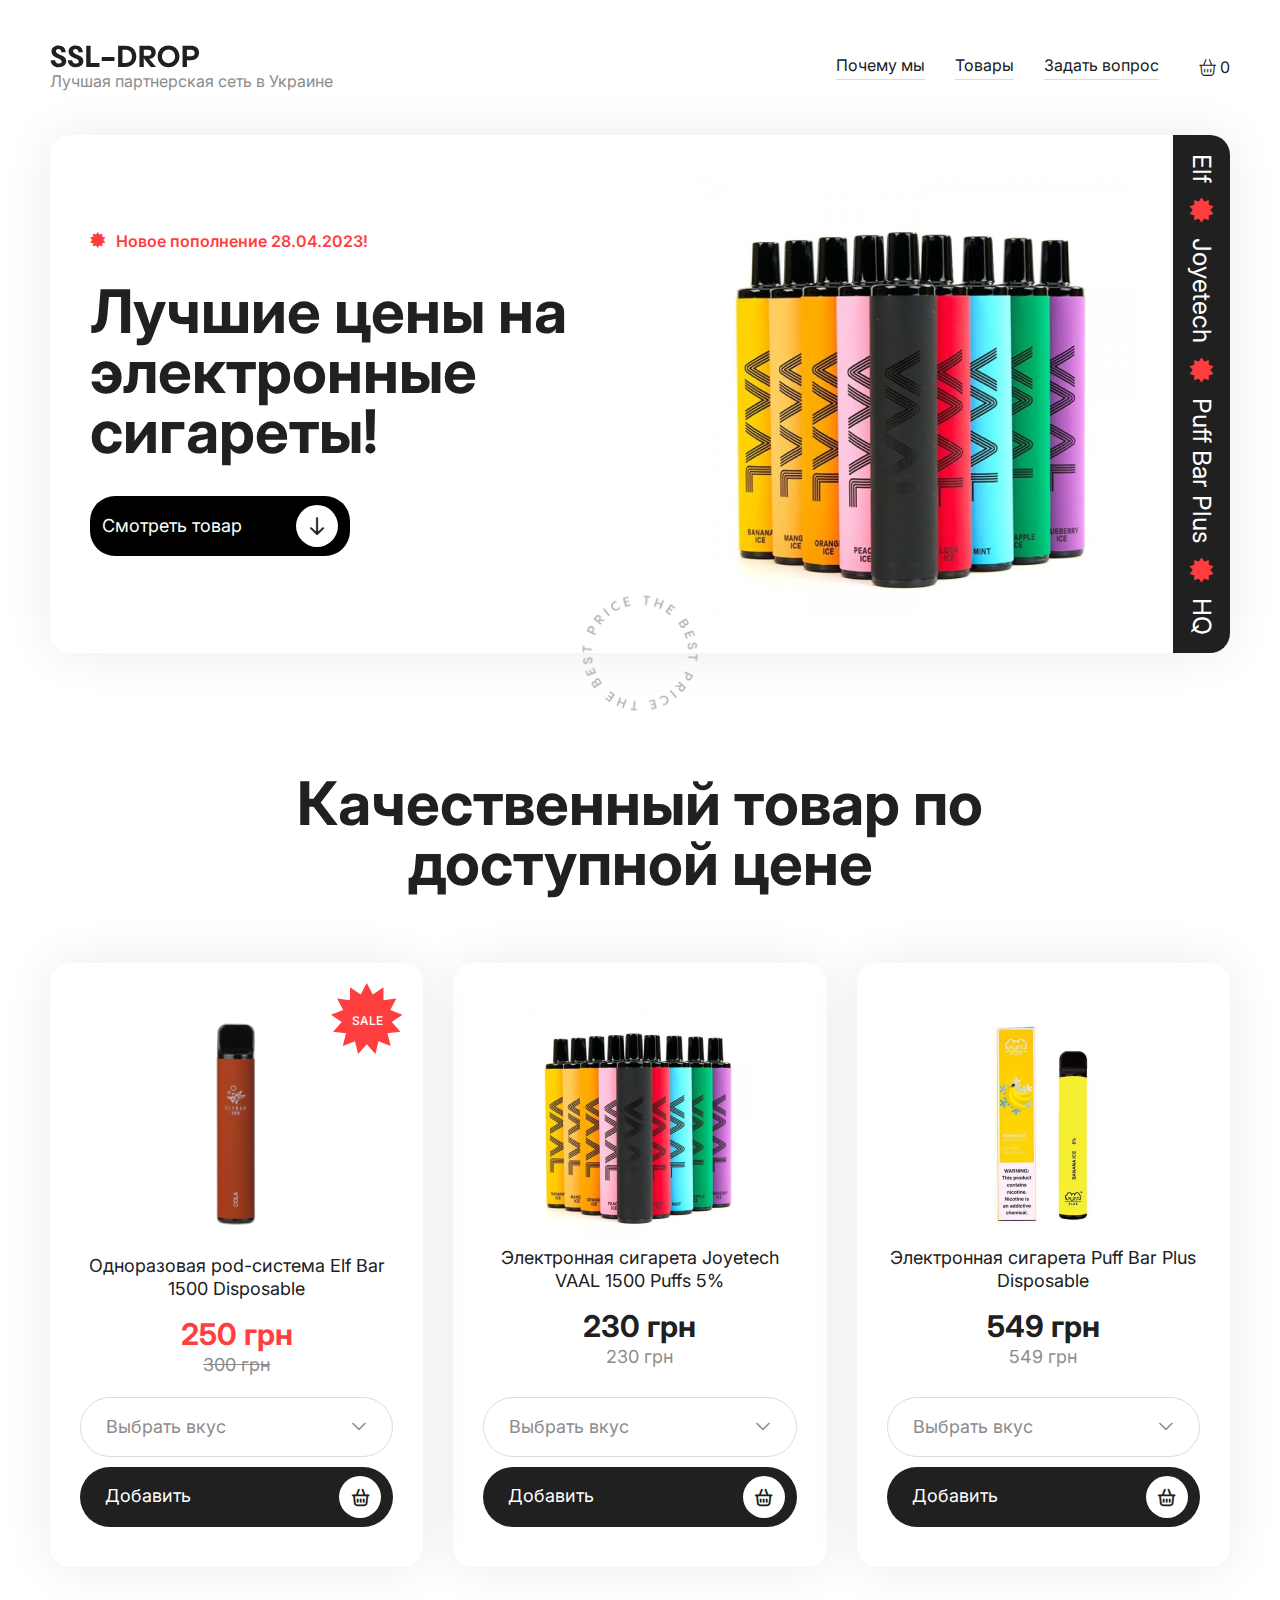
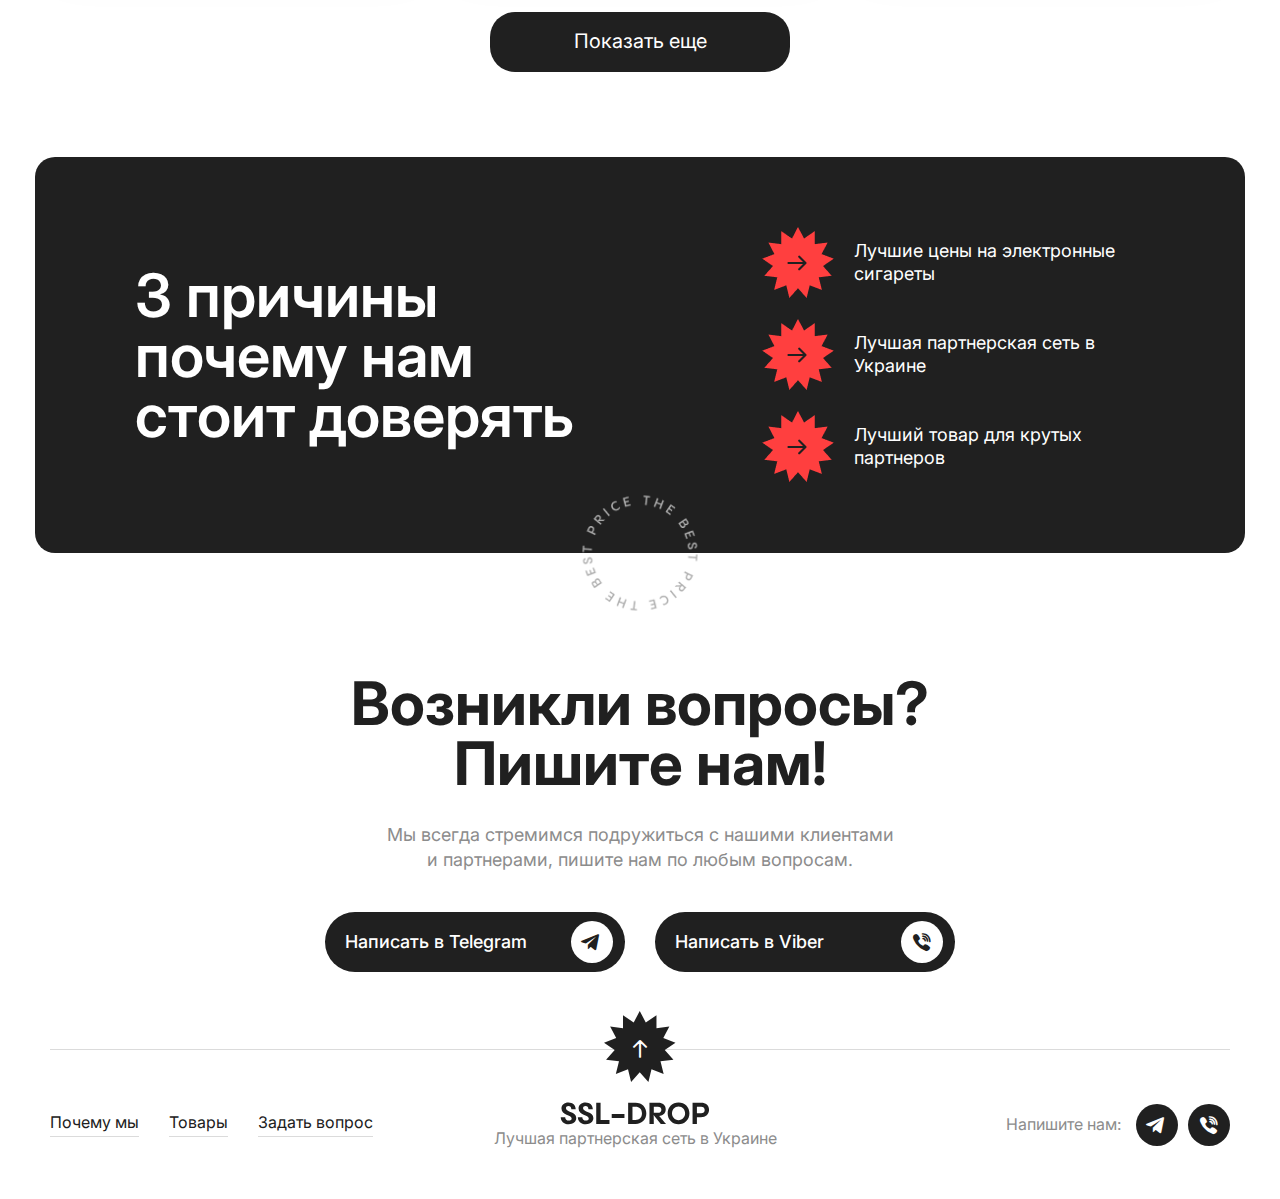
<file: index.html>
<!DOCTYPE html>
<html lang="en">
<head>
   <meta charset="UTF-8">
   <meta http-equiv="X-UA-Compatible" content="IE=edge">
   <meta name="viewport" content="width=device-width, initial-scale=1.0">
   <link rel="shortcut icon" href="Images/favicon.png" type="image/x-icon">
   <title>SSL-Drop</title>
   <link rel="stylesheet" href="$Result/css/styles.css">
   <!--/ <link rel="stylesheet" href="https://cdn.jsdelivr.net/npm/swiper@8/swiper-bundle.min.css" /> -->
</head>
<body> 
   <div class="wrapper">
<!-- --------------------
< Header ↓
<------------------- -->
<header class="header js-header">
    <div class="header__container _container">
        <div class="header__logos">
            <a href="#intro" class="header__logo js-nav-link"><img src="Images/Logo.svg" alt="logo"></a>
            <p class="header__subtitle">Лучшая партнерская сеть в Украине</p>
        </div>
        <div class="header__navigation menu">
            <div class="menu__body js-burger-body">
                <nav class="menu__nav">
                    <ul class="menu__list">
                        <li class="menu__item"><a href="#advantages" class="menu__link js-nav-link">Почему мы</a></li>
                        <li class="menu__item"><a href="#products" class="menu__link js-nav-link">Товары</a></li>
                        <li class="menu__item"><a href="#contact-us" class="menu__link js-nav-link">Задать вопрос</a></li>
                    </ul>
                </nav>
            </div>

            <div class="header__cart-icon _icon-cart"><span>0</span></div>
            <div class="header__cart cart-header _empty js-cart-header">
                <div class="cart-header__body">
                    <div class="cart-header__label">
                        <p class="cart-header__title">Корзина</p>
                        <div class="cart-header__close js-cart-close">Закрыть</div>
                    </div>

                    <!-- Cart empty preview -->
                    <div class="cart-header__preview preview-cart _empty">
                        <div class="preview-cart__img">
                            <img src="Images/Cart/Cart.jpg" alt="">
                        </div>
                        <p class="preview-cart__text">Ваша корзина на данный момент пустая</p>
                        <a href="#products" class="preview-cart__btn">Смотреть товар</a>
                    </div>

                    <!-- Cart Products -->
                    <div class="cart-header__products cart-products">
                        <div class="cart-products__items js-cart-products-items">

                        </div>
                    </div>

                </div>
            </div>
        </div>
        <!-- Burger menu -->
        <div class="header__burger -burger js-burger">
            <span></span>
            <span></span>
            <span></span>
        </div>
    </div>
    <div class="header__eclipse -eclipse"></div>
</header>

      <main class="main">
<!-- --------------------
< Intro section ↓
<------------------- -->
<section class="intro" id="intro">
    <div class="intro__container _container">
        <div class="intro__wrapper">
            <!--todo: Intro body -->
            <div class="intro__body">
                <div class="intro__content content-intro">
                    <p class="content-intro__subtitle _icon-small-star">Новое пополнение 28.04.2023!</p>
                    <h1 class="content-intro__title">Лучшие цены на электронные сигареты!</h1>
                    
                    <a href="#products" class="content-intro__btn btn js-nav-link">
                        <p class="content-intro__label btn__text">Смотреть товар</p>
                        <div class="content-intro__icon _icon-common-arrow btn__icon"></div>
                    </a>
                </div>

                <div class="intro__img">
                    <img src="Images/Main-page/intro-cigarettes.jpg" alt="intro-image">
                </div>
            </div>
            
            <!--todo: Intro decor -->
            <div class="intro__side-decor">
                <div>Elf</div>
                <div class="_icon-small-star">Joyetech</div>
                <div class="_icon-small-star">Puff Bar Plus</div>
                <div class="_icon-small-star">HQ</div>
            </div>
            <div class="intro__circle-decor bem-circle-decor">
                <img src="Images/Main-page/words-circle.png" alt="">
            </div>
        </div>
    </div>
</section>

<!-- --------------------
< Products section ↓ 
<-------------------- -->
<section class="products" id="products">
    <div class="products__container _container">
        <h2 class="products__title bem-title">Качественный товар по доступной цене</h2>
        
        <div class="products__body js-products-body">
        </div>

        <a href="" class="products__btn btn js-products-btn">
            <p class="products__label btn__text">Показать еще</p>
        </a>
    </div>
</section><!-- --------------------
< Advantages section ↓ 
<-------------------- -->
<section class="advantages" id="advantages">
    <div class="advantages__container _container">
        <div class="advantages__label">
            <h2 class="advantages__title">3 причины почему нам стоит доверять</h2>
        </div>

        <div class="advantages__content content-advantages">
            <div class="content-advantages__item">
                <div class="content-advantages__image"><img src="Images/Main-page/advantages-decor.png" alt=""></div>
                <p class="content-advantages__text">Лучшие цены на электронные сигареты</p>
            </div>
            <div class="content-advantages__item">
                <div class="content-advantages__image"><img src="Images/Main-page/advantages-decor.png" alt=""></div>
                <p class="content-advantages__text">Лучшая партнерская сеть в Украине</p>
            </div>
            <div class="content-advantages__item">
                <div class="content-advantages__image"><img src="Images/Main-page/advantages-decor.png" alt=""></div>
                <p class="content-advantages__text">Лучший товар для крутых партнеров</p>
            </div>
        </div>
        <div class="advantages__circle-decor bem-circle-decor">
            <img src="Images/Main-page/words-circle.png" alt="">
        </div>
    </div>
</section><!-- --------------------
< Contact-us section ↓ 
<-------------------- -->
<section class="contact-us" id="contact-us">
    <div class="contact-us__container _container">
        <div class="contact-us__title">
            <h2 class="bem-title">Возникли вопросы? Пишите нам!</h2>
        </div>
        <div class="contact-us__text">
            <p>Мы всегда стремимся подружиться с нашими клиентами и партнерами, пишите нам по любым вопросам.</p>
        </div>
    
        <div class="contact-us__social social">
            <a href="https://t.me/T_Mus_69" target="_blank" class="social__item social__item_tg">
                <p class="social__text">Написать в Telegram</p>
                <div class="social__btn social__btn_tg _icon-tg"></div>
            </a>
            <a href="https://t.me/T_Mus_69" target="_blank" class="social__item social__item_viber">
                <p class="social__text">Написать в Viber</p>
                <div class="social__btn social__btn_viber _icon-viber"></div>
            </a>
        </div>
    </div>
</section>      </main>
<!-- --------------------
< Footer ↓
<------------------- -->
<footer class="footer">
    <div class="footer__container _container">
        <a href="#intro" class="footer__btn btn-footer js-nav-link">
            <div class="btn-footer__star _icon-big-star"></div>
            <div class="btn-footer__arrow _icon-common-arrow"></div>
        </a>

        <div class="footer__body">
            <nav class="footer__item footer__nav nav-footer">
                <ul class="nav-footer__list">
                    <li class="nav-footer__item"><a href="#advantages" class="nav-footer__link js-nav-link">Почему мы</a></li>
                    <li class="nav-footer__item"><a href="#products" class="nav-footer__link js-nav-link">Товары</a></li>
                    <li class="nav-footer__item"><a href="#contact-us" class="nav-footer__link js-nav-link">Задать вопрос</a></li>
                </ul>
            </nav>

            <div class="footer__item footer__label">
                <a href="#intro" class="footer__logo js-nav-link"><img src="Images/Logo.svg" alt="logo"></a>
                <p class="footer__subtitle">Лучшая партнерская сеть в Украине</p>
            </div>

            <div class="footer__item footer__contacts contacts-footer">
                <p class="contacts-footer__text">Напишите нам:</p>
                <a href="https://t.me/T_Mus_69" target="_blank" class="contacts-footer__social contacts-footer__social_tg _icon-tg"></a>
                <a href="" class="contacts-footer__social contacts-footer__social_viber _icon-viber"></a>
            </div>
        </div>
    </div>
</footer>   </div>

   <!-- todo: Scripts -->
   <script type="module" src="$Result/js/app.js"></script>
   <!--/ <script src="https://cdn.jsdelivr.net/npm/swiper@8/swiper-bundle.min.js"></script> -->
</body>
</html>
</file>
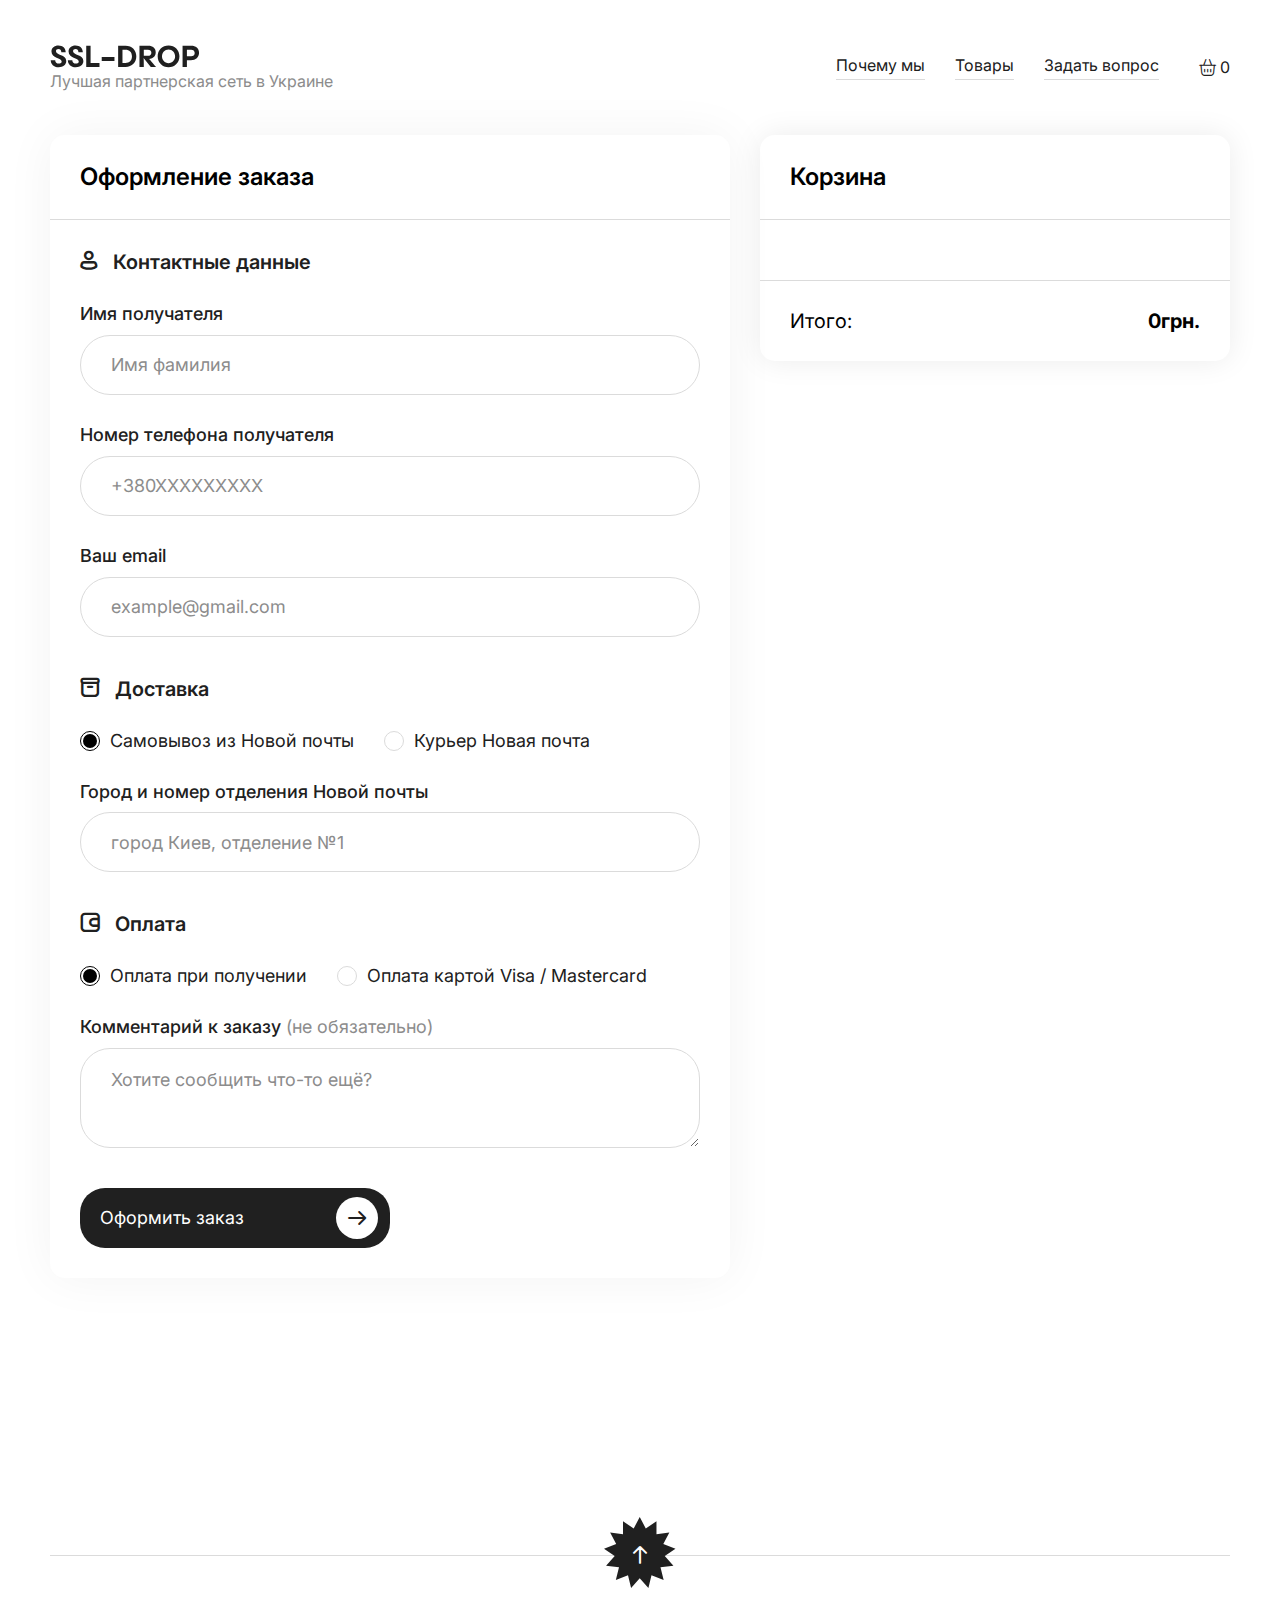
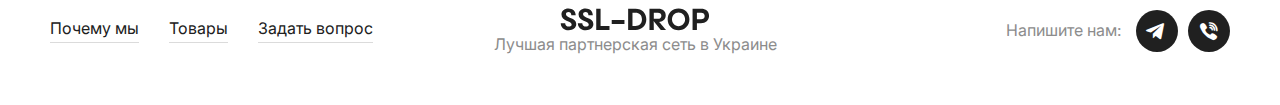
<file: formalize-page.html>
<!DOCTYPE html>
<html lang="en">
<head>
   <meta charset="UTF-8">
   <meta http-equiv="X-UA-Compatible" content="IE=edge">
   <meta name="viewport" content="width=device-width, initial-scale=1.0">
   <title>Оформлення замовлення</title>
   <link rel="shortcut icon" href="Images/favicon.png" type="image/x-icon">
   <link rel="stylesheet" href="$Result/css/formalize-page.css">
</head>
<body>
   <div class="wrapper">
<!-- --------------------
< Header ↓
<------------------- -->
<header class="header js-header">
    <div class="header__container _container">
        <div class="header__logos">
            <a href="#intro" class="header__logo js-nav-link"><img src="Images/Logo.svg" alt="logo"></a>
            <p class="header__subtitle">Лучшая партнерская сеть в Украине</p>
        </div>
        <div class="header__navigation menu">
            <div class="menu__body js-burger-body">
                <nav class="menu__nav">
                    <ul class="menu__list">
                        <li class="menu__item"><a href="#advantages" class="menu__link js-nav-link">Почему мы</a></li>
                        <li class="menu__item"><a href="#products" class="menu__link js-nav-link">Товары</a></li>
                        <li class="menu__item"><a href="#contact-us" class="menu__link js-nav-link">Задать вопрос</a></li>
                    </ul>
                </nav>
            </div>

            <div class="header__cart-icon _icon-cart"><span>0</span></div>
            <div class="header__cart cart-header _empty js-cart-header">
                <div class="cart-header__body">
                    <div class="cart-header__label">
                        <p class="cart-header__title">Корзина</p>
                        <div class="cart-header__close js-cart-close">Закрыть</div>
                    </div>

                    <!-- Cart empty preview -->
                    <div class="cart-header__preview preview-cart _empty">
                        <div class="preview-cart__img">
                            <img src="Images/Cart/Cart.jpg" alt="">
                        </div>
                        <p class="preview-cart__text">Ваша корзина на данный момент пустая</p>
                        <a href="#products" class="preview-cart__btn">Смотреть товар</a>
                    </div>

                    <!-- Cart Products -->
                    <div class="cart-header__products cart-products">
                        <div class="cart-products__items js-cart-products-items">

                        </div>
                    </div>

                </div>
            </div>
        </div>
        <!-- Burger menu -->
        <div class="header__burger -burger js-burger">
            <span></span>
            <span></span>
            <span></span>
        </div>
    </div>
    <div class="header__eclipse -eclipse"></div>
</header>

      <main class="main">
<!-- --------------------
< Formalize-body ↓
<------------------- -->
<section class="formalize">
    <div class="formalize__container _container">
        <div class="formalize__form-wrapper">
            <p class="formalize__title">Оформление заказа</p>
            <form action="#" id="form" class="formalize__form formalize-form js-formalize-form">
                <!--todo Contacts data ↓ -->
                <div class="formalize-form__contacts">
                    <div class="formalize-form__title _icon-person">Контактные данные</div>
                    <div class="formalize-form__item">
                        <label for="form-name" class="formalize-form__label">Имя получателя</label>
                        <input type="text" id="form-name" name="Name" class="formalize-form__input _req" placeholder="Имя фамилия" autocomplete="off">
                    </div>

                    <div class="formalize-form__item">
                        <label for="form-number" class="formalize-form__label">Номер телефона получателя</label>
                        <input type="text" id="form-number" name="Number" class="formalize-form__input number _req" placeholder="+380ХХХХХХХХХ" autocomplete="off">
                    </div>
                    
                    <div class="formalize-form__item">
                        <label for="form-email" class="formalize-form__label">Ваш email</label>
                        <input type="text" id="form-email" name="Email" class="formalize-form__input email _req" placeholder="example@gmail.com" autocomplete="off">
                    </div>
                </div>

                <!--todo Delivery ↓ -->
                <div class="formalize-form__delivery formalize-form__delivery_radio">
                    <div class="formalize-form__title _icon-delivery">Доставка</div>

                    <div class="formalize-form__item">
                        <div class="formalize-form__radio radio-formalize radio">
                            <div class="radio-formalize__item">
                                <div class="radio-formalize__btn">
                                    <input id="radio-1" type="radio" name="Delivery" value="Самовывоз из Новой почты" class="radio-formalize__input" checked>
                                    <label for="radio-1" class="radio-formalize__label"></label>
                                </div>
                                <div class="radio-formalize__title">Самовывоз из Новой почты</div>
                            </div>
                    
                            <div class="radio-formalize__item">
                                <div class="radio-formalize__btn">
                                    <input id="radio-2" type="radio" name="Delivery" value="Курьер Новая почта" class="radio-formalize__input ">
                                    <label for="radio-2" class="radio-formalize__label"></label>
                                </div>
                                <div class="radio-formalize__title">Курьер Новая почта</div>
                            </div>
                        </div>
                    </div>

                    <div class="formalize-form__item">
                        <label for="form-adress" class="formalize-form__label">Город и номер отделения Новой почты</label>
                        <input type="text" id="form-adress" name="Adress" class="formalize-form__input _req" placeholder="город Киев, отделение №1" autocomplete="off">
                    </div>
                </div>
                
                <!--todo Payment ↓ -->
                <div class="formalize-form__payment">
                    <div class="formalize-form__title _icon-payment">Оплата</div>

                    <div class="formalize-form__item">
                        <div class="formalize-form__radio radio-formalize">
                            <div class="radio-formalize__item">
                                <div class="radio-formalize__btn">
                                    <input id="cash-pay" type="radio" name="Payment" value="Оплата при получении" class="radio-formalize__input" checked>
                                    <label for="cash-pay" class="radio-formalize__label radio__label"></label>
                                </div>
                                <div class="radio-formalize__title">Оплата при получении</div>
                            </div>
                    
                            <div class="radio-formalize__item">
                                <div class="radio-formalize__btn">
                                    <input id="card-pay" type="radio" name="Payment" value="Оплата картой Visa / Mastercard" class="radio-formalize__input">
                                    <label for="card-pay" class="radio-formalize__label"></label>
                                </div>
                                <div class="radio-formalize__title">Оплата картой Visa / Mastercard</div>
                            </div>
                        </div>
                    </div>

                    <div class="formalize-form__item">
                        <label for="form-message" class="formalize-form__label">Комментарий к заказу <span>(не обязательно)</span></label>
                        <textarea name="Message" id="form-message" class="formalize-form__area" placeholder="Хотите сообщить что-то ещё?"></textarea>
                    </div>
                </div>

                <button type="submit" class="formalize__submit formalize-submit-btn btn">
                    <p class="formalize-submit-btn__label btn__text">Оформить заказ</p>
                    <div class="formalize-submit-btn__icon _icon-common-arrow btn__icon"></div>
                </button>
            </form>
        </div>

        <div class="formalize__cart-wrapper">
            <div class="formalize__cart cart-formalize">            
                <p class="formalize__title">Корзина</p>
                <div class="cart-formalize__body">                 
                    <div class="cart-formalize__items">
                        <!--todo Item ↓ -->
                        
                    </div>
                </div>
                <div class="cart-formalize__amount amount-formalize">
                    <p class="amount-formalize__label">Итого:</p>
                    <p class="amount-formalize__price"><span>0</span>грн.</p>
                </div>
            </div>
        </div>
    </div>

    <div class="formalize__popup popup-formalize">
        <div class="popup-formalize__window">
            <p class="popup-formalize__text _icon-added">Спосибо за заказ !</p>
            <div class="popup-formalize__btn">Окей</div>
        </div>
    </div>
</section>
      </main>
<!-- --------------------
< Footer ↓
<------------------- -->
<footer class="footer">
    <div class="footer__container _container">
        <a href="#intro" class="footer__btn btn-footer js-nav-link">
            <div class="btn-footer__star _icon-big-star"></div>
            <div class="btn-footer__arrow _icon-common-arrow"></div>
        </a>

        <div class="footer__body">
            <nav class="footer__item footer__nav nav-footer">
                <ul class="nav-footer__list">
                    <li class="nav-footer__item"><a href="#advantages" class="nav-footer__link js-nav-link">Почему мы</a></li>
                    <li class="nav-footer__item"><a href="#products" class="nav-footer__link js-nav-link">Товары</a></li>
                    <li class="nav-footer__item"><a href="#contact-us" class="nav-footer__link js-nav-link">Задать вопрос</a></li>
                </ul>
            </nav>

            <div class="footer__item footer__label">
                <a href="#intro" class="footer__logo js-nav-link"><img src="Images/Logo.svg" alt="logo"></a>
                <p class="footer__subtitle">Лучшая партнерская сеть в Украине</p>
            </div>

            <div class="footer__item footer__contacts contacts-footer">
                <p class="contacts-footer__text">Напишите нам:</p>
                <a href="https://t.me/T_Mus_69" target="_blank" class="contacts-footer__social contacts-footer__social_tg _icon-tg"></a>
                <a href="" class="contacts-footer__social contacts-footer__social_viber _icon-viber"></a>
            </div>
        </div>
    </div>
</footer>   </div>

   <!-- todo: Scripts -->
   <script type="module" src="$Result/js/formalize-page.js"></script>
</body>
</html>
</file>
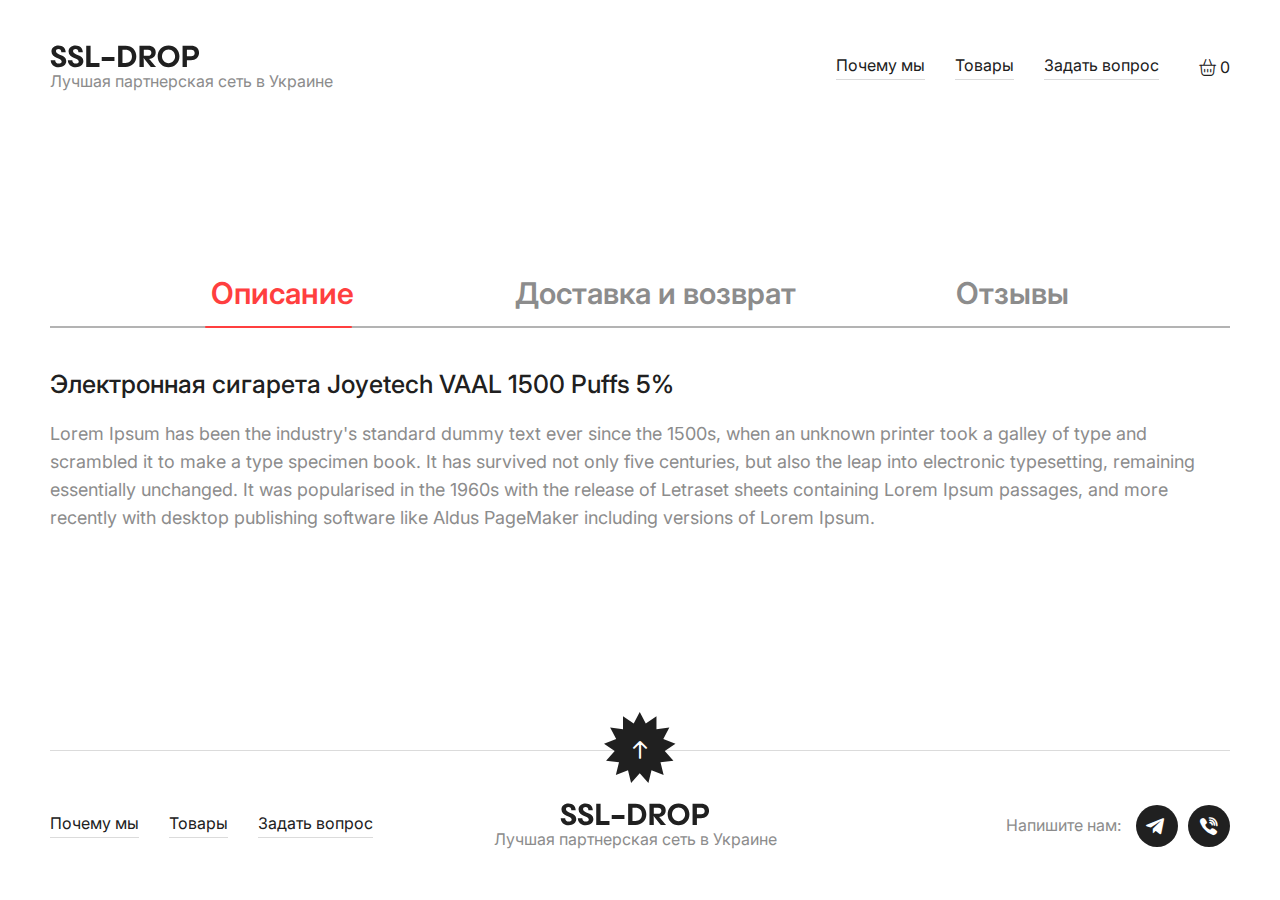
<file: product-page.html>
<!DOCTYPE html>
<html lang="en">
<head>
   <meta charset="UTF-8">
   <meta http-equiv="X-UA-Compatible" content="IE=edge">
   <meta name="viewport" content="width=device-width, initial-scale=1.0">
   <title></title>
   <link rel="shortcut icon" href="Images/favicon.png" type="image/x-icon">
   <link rel="stylesheet" href="$Result/css/product-page.css">
   <link rel="stylesheet" href="https://cdn.jsdelivr.net/npm/swiper@8/swiper-bundle.min.css" />
</head>
<body>
   <div class="wrapper">
<!-- --------------------
< Header ↓
<------------------- -->
<header class="header js-header">
    <div class="header__container _container">
        <div class="header__logos">
            <a href="#intro" class="header__logo js-nav-link"><img src="Images/Logo.svg" alt="logo"></a>
            <p class="header__subtitle">Лучшая партнерская сеть в Украине</p>
        </div>
        <div class="header__navigation menu">
            <div class="menu__body js-burger-body">
                <nav class="menu__nav">
                    <ul class="menu__list">
                        <li class="menu__item"><a href="#advantages" class="menu__link js-nav-link">Почему мы</a></li>
                        <li class="menu__item"><a href="#products" class="menu__link js-nav-link">Товары</a></li>
                        <li class="menu__item"><a href="#contact-us" class="menu__link js-nav-link">Задать вопрос</a></li>
                    </ul>
                </nav>
            </div>

            <div class="header__cart-icon _icon-cart"><span>0</span></div>
            <div class="header__cart cart-header _empty js-cart-header">
                <div class="cart-header__body">
                    <div class="cart-header__label">
                        <p class="cart-header__title">Корзина</p>
                        <div class="cart-header__close js-cart-close">Закрыть</div>
                    </div>

                    <!-- Cart empty preview -->
                    <div class="cart-header__preview preview-cart _empty">
                        <div class="preview-cart__img">
                            <img src="Images/Cart/Cart.jpg" alt="">
                        </div>
                        <p class="preview-cart__text">Ваша корзина на данный момент пустая</p>
                        <a href="#products" class="preview-cart__btn">Смотреть товар</a>
                    </div>

                    <!-- Cart Products -->
                    <div class="cart-header__products cart-products">
                        <div class="cart-products__items js-cart-products-items">

                        </div>
                    </div>

                </div>
            </div>
        </div>
        <!-- Burger menu -->
        <div class="header__burger -burger js-burger">
            <span></span>
            <span></span>
            <span></span>
        </div>
    </div>
    <div class="header__eclipse -eclipse"></div>
</header>

      <main class="main">
<!-- --------------------
< Product-body section ↓
<------------------- -->
<section class="product-intro">
    <div class="product-intro__container _container">
    </div>
</section>

<!-- --------------------
< Product-tabs section ↓
<------------------- -->
<section class="product-tabs">
    <div class="product-tabs__container _container">
        <nav class="product-tabs__nav">
            <a href="#description" class="product-tabs__link">Описание</a>
            <a href="#delivery" class="product-tabs__link">Доставка и возврат</a>
            <a href="#reviews" class="product-tabs__link">Отзывы</a>
        </nav>
        <div class="product-tabs__bar">
            <div class="product-tabs__thumb"></div>
        </div>

        <div class="product-tabs__body">
            <div id="description" class="product-tabs__page tabs-description">
                <p class="tabs-description__title">Электронная сигарета Joyetech VAAL 1500 Puffs 5%</p>
                <p class="tabs-description__text">
                    Lorem Ipsum has been the industry's standard dummy text ever since the 1500s, when an unknown printer took a galley of type and scrambled it to make a type specimen book. It has survived not only five centuries, but also the leap into electronic typesetting, remaining essentially unchanged. It was popularised in the 1960s with the release of Letraset sheets containing Lorem Ipsum passages, and more recently with desktop publishing software like Aldus PageMaker including versions of Lorem Ipsum.
                </p>
            </div>

            <div id="delivery" class="product-tabs__page tabs-delivery">
                <div class="tabs-delivery__item item-delivery">
                    <p class="item-delivery__title">Доставка:</p>
                    <p class="item-delivery__article">- Бесплатная</p>
                    <p class="item-delivery__article">- По всей Украине</p>
                </div>
                <div class="tabs-delivery__item item-delivery">
                    <p class="item-delivery__title">Возврат:</p>
                    <p class="item-delivery__article">- Возврат в течение 3 дней</p>
                </div>
            </div>
            
            <div id="reviews" class="product-tabs__page tabs-reviews">
                <div class="tabs-reviews__item">
                    <div class="tabs-reviews__image"></div>
                    <p class="tabs-reviews__text">
                        Lorem Ipsum has been the industry's standard dummy text ever since the 1500s, when an unknown printer took a galley of type and scrambled it to make a type specimen book. It has survived not only five centuries, but also the leap into electronic typesetting, remaining essentially unchanged. 
                    </p>
                </div>
                <div class="tabs-reviews__item">
                    <div class="tabs-reviews__image"></div>
                    <p class="tabs-reviews__text">
                        Lorem Ipsum has been the industry's standard dummy text ever since the 1500s, when an unknown printer took a galley of type and scrambled it to make a type specimen book. It has survived not only five centuries, but also the leap into electronic typesetting, remaining essentially unchanged. 
                    </p>
                </div>
                <div class="tabs-reviews__item">
                    <div class="tabs-reviews__image"></div>
                    <p class="tabs-reviews__text">
                        Lorem Ipsum has been the industry's standard dummy text ever since the 1500s, when an unknown printer took a galley of type and scrambled it to make a type specimen book. It has survived not only five centuries, but also the leap into electronic typesetting, remaining essentially unchanged. 
                    </p>
                </div>
            </div>
        </div>
    </div>
</section>
      </main>
<!-- --------------------
< Footer ↓
<------------------- -->
<footer class="footer">
    <div class="footer__container _container">
        <a href="#intro" class="footer__btn btn-footer js-nav-link">
            <div class="btn-footer__star _icon-big-star"></div>
            <div class="btn-footer__arrow _icon-common-arrow"></div>
        </a>

        <div class="footer__body">
            <nav class="footer__item footer__nav nav-footer">
                <ul class="nav-footer__list">
                    <li class="nav-footer__item"><a href="#advantages" class="nav-footer__link js-nav-link">Почему мы</a></li>
                    <li class="nav-footer__item"><a href="#products" class="nav-footer__link js-nav-link">Товары</a></li>
                    <li class="nav-footer__item"><a href="#contact-us" class="nav-footer__link js-nav-link">Задать вопрос</a></li>
                </ul>
            </nav>

            <div class="footer__item footer__label">
                <a href="#intro" class="footer__logo js-nav-link"><img src="Images/Logo.svg" alt="logo"></a>
                <p class="footer__subtitle">Лучшая партнерская сеть в Украине</p>
            </div>

            <div class="footer__item footer__contacts contacts-footer">
                <p class="contacts-footer__text">Напишите нам:</p>
                <a href="https://t.me/T_Mus_69" target="_blank" class="contacts-footer__social contacts-footer__social_tg _icon-tg"></a>
                <a href="" class="contacts-footer__social contacts-footer__social_viber _icon-viber"></a>
            </div>
        </div>
    </div>
</footer>   </div>

   <!-- todo: Scripts -->
   <script type="module" src="$Result/js/product-page.js"></script>
   <script src="https://cdn.jsdelivr.net/npm/swiper@8/swiper-bundle.min.js"></script>
</body>
</html>
</file>
<file: $Result/css/styles.css>
@charset "UTF-8";
/* -------------------- 
Todo: Common styles and sections ↓
--------------------*/
@import url("https://fonts.googleapis.com/css2?family=Inter:wght@400;500;600;700&display=swap");
@font-face {
  font-family: "sll-icons";
  src: url("../../Fonts/sll-icons.eot?2rdv0t");
  src: url("../../Fonts/sll-icons.eot?2rdv0t#iefix") format("embedded-opentype"), url("../../Fonts/sll-icons.ttf?2rdv0t") format("truetype"), url("../../Fonts/sll-icons.woff?2rdv0t") format("woff"), url("../../Fonts/sll-icons.svg?2rdv0t#sll-icons") format("svg");
  font-weight: normal;
  font-style: normal;
  font-display: block;
}
[class^=_icon-]::before,
[class*=" _icon-"]::before {
  /* use !important to prevent issues with browser extensions that change fonts */
  font-family: "sll-icons" !important;
  speak: never;
  font-style: normal;
  font-weight: normal;
  font-variant: normal;
  text-transform: none;
  line-height: 1;
  /* Better Font Rendering =========== */
  -webkit-font-smoothing: antialiased;
  -moz-osx-font-smoothing: grayscale;
}

._icon-added:before {
  content: "\e909";
}

._icon-select-arrow:before {
  content: "\e907";
}

._icon-cart:before {
  content: "\e906";
}

._icon-delivery:before {
  content: "\e902";
}

._icon-person:before {
  content: "\e904";
}

._icon-payment:before {
  content: "\e901";
}

._icon-big-star:before {
  content: "\e900";
}

._icon-common-arrow:before {
  content: "\e903";
}

._icon-minus:before {
  content: "\e905";
}

._icon-plus:before {
  content: "\e908";
}

._icon-small-star:before {
  content: "\e90a";
}

._icon-tg:before {
  content: "\e90b";
}

._icon-viber:before {
  content: "\e90c";
}

/* --------------------
Todo: Variables ↓
--------------------*/
/* --------------------
Todo: Main Styles ↓
--------------------*/
.wrapper {
  width: 100%;
  min-height: 100%;
  overflow: hidden;
  display: -webkit-box;
  display: -ms-flexbox;
  display: flex;
  -webkit-box-orient: vertical;
  -webkit-box-direction: normal;
      -ms-flex-direction: column;
          flex-direction: column;
}

.main {
  -webkit-box-flex: 1;
      -ms-flex: 1 1 auto;
          flex: 1 1 auto;
}

._container {
  max-width: 1210px;
  margin: 0 auto;
  padding: 0px 15px;
}

/* --------------------
Todo: Common Halpers ↓
--------------------*/
/*Reset*/
* {
  padding: 0;
  margin: 0;
  border: 0;
}

*,
*:before,
*:after {
  -webkit-box-sizing: border-box;
          box-sizing: border-box;
}

:focus,
:active {
  outline: none;
}

a:focus,
a:active {
  outline: none;
}

nav,
footer,
header,
aside {
  display: block;
}

html,
body {
  height: 100%;
  width: 100%;
  font-size: 100%;
  line-height: 1;
  font-size: 14px;
  font-size: 18px;
  font-family: "Inter", sans-serif;
  color: #8C8C8C;
  background-color: #fff;
}
html._stop-scroll,
body._stop-scroll {
  overflow: hidden;
}

input,
button,
textarea {
  font-size: 18px;
  font-family: "Inter", sans-serif;
  color: #8C8C8C;
}

input::-ms-clear {
  display: none;
}

button {
  cursor: pointer;
}

button::-moz-focus-inner {
  padding: 0;
  border: 0;
}

a,
a:visited {
  text-decoration: none;
}

a:hover {
  text-decoration: none;
}

ul li {
  list-style: none;
}
ul li::marker {
  display: none;
}

img {
  vertical-align: top;
}

h1,
h2,
h3,
h4,
h5,
h6 {
  font-size: inherit;
  font-weight: inherit;
}

/*--------------------*/
/* >--------------------
> Method(resp-img) Responsive image ↓
--------------------*/
.-resp-img {
  padding: 0px 0px 50% 0px;
  position: relative;
}
.-resp-img > img {
  width: 100%;
  height: 100%;
  position: absolute;
  top: 0;
  left: 0;
  -o-object-fit: cover;
     object-fit: cover;
}

/* >--------------------
> Burger (Icon) ↓ 
--------------------*/
.-burger {
  display: none;
}
@media (max-width: 768px) {
  .-burger {
    display: block;
    position: absolute;
    top: 30px;
    right: 30px;
    z-index: 5;
    width: 30px;
    height: 20px;
    cursor: pointer;
  }
  .-burger span {
    position: absolute;
    top: 9px;
    left: 0;
    width: 100%;
    height: 2px;
    background-color: #000;
    -webkit-transition: all 0.4s ease 0s;
    transition: all 0.4s ease 0s;
  }
  .-burger span:first-child {
    top: 0;
  }
  .-burger span:last-child {
    top: auto;
    bottom: 0px;
  }
  .-burger._active span {
    -webkit-transform: scale(0);
            transform: scale(0);
  }
  .-burger._active span:first-child {
    -webkit-transform: rotate(45deg);
            transform: rotate(45deg);
    top: 9px;
  }
  .-burger._active span:last-child {
    -webkit-transform: rotate(-45deg);
            transform: rotate(-45deg);
    bottom: 9px;
  }
}

/* >--------------------
> Screen eclipse ↓
--------------------*/
.-eclipse {
  width: 100%;
  height: 100%;
  position: fixed;
  top: 0;
  left: 0;
  z-index: 5;
  background-color: rgba(0, 0, 0, 0.6);
}

/* >--------------------
> Start scrollbar ↓
--------------------*/
.slider {
  height: 400px;
  overflow: hidden;
  padding: 20px 0px;
}
.slider__content {
  height: 100%;
  display: -webkit-box;
  display: -ms-flexbox;
  display: flex;
  overflow-x: auto;
  padding: 0px 0px 20px 0px;
}
.slider__content::-webkit-scrollbar {
  display: none;
}
.slider__navigation {
  display: -webkit-box;
  display: -ms-flexbox;
  display: flex;
  -webkit-box-pack: justify;
      -ms-flex-pack: justify;
          justify-content: space-between;
  height: 16px;
  width: 100%;
  background-color: #9928ce;
  padding: 2px 0px;
}
.slider__scrollbar {
  height: 100%;
  width: 100%;
}
.slider__thumb {
  width: 100px;
  height: 100%;
  background-color: #fff;
  cursor: pointer;
  position: relative;
  z-index: 2;
}
.slider__left-arrow, .slider__right-arrow {
  width: 16px;
  height: 100%;
  background-color: cyan;
  margin: 0px 5px;
  cursor: pointer;
}
/* --------------------
> Mixins ↓
--------------------*/
/* --------------------
> BEM Components ↓ 
--------------------*/
.btn {
  display: -webkit-box;
  display: -ms-flexbox;
  display: flex;
  -webkit-box-pack: justify;
      -ms-flex-pack: justify;
          justify-content: space-between;
  -webkit-box-align: center;
      -ms-flex-align: center;
          align-items: center;
  border-radius: 25px;
  background-color: #202020;
  padding: 9px 12px;
  -webkit-transition: all 0.3s ease 0s;
  transition: all 0.3s ease 0s;
}
.btn__text {
  font-size: 18px;
  font-weight: 400;
  line-height: 116.6666666667%;
  color: #fff;
}
.btn__icon {
  width: 42px;
  height: 42px;
  display: -webkit-box;
  display: -ms-flexbox;
  display: flex;
  -webkit-box-pack: center;
      -ms-flex-pack: center;
          justify-content: center;
  -webkit-box-align: center;
      -ms-flex-align: center;
          align-items: center;
  background-color: #fff;
  color: #202020;
  border-radius: 50%;
}
@media (any-hover: hover) {
  .btn:not(._added):hover {
    background-color: #FF3F3F;
  }
}

/* --------------------
Todo: Common Sections ↓
--------------------*/
/* >--------------------
> Header ↓ 
--------------------*/
.header {
  -webkit-transition: all 0.3s ease 0s;
  transition: all 0.3s ease 0s;
}
.header._fixed {
  position: fixed;
  width: 100vw;
  height: 90px;
  z-index: 5;
  background-color: #fff;
  -webkit-box-shadow: 0 0 10px rgba(0, 0, 0, 0.5);
          box-shadow: 0 0 10px rgba(0, 0, 0, 0.5);
}
.header._fixed .header__container {
  min-height: 90px;
}
.header__container {
  overflow-x: hidden;
  min-height: 135px;
  display: -webkit-box;
  display: -ms-flexbox;
  display: flex;
  -webkit-box-pack: justify;
      -ms-flex-pack: justify;
          justify-content: space-between;
  -webkit-box-align: center;
      -ms-flex-align: center;
          align-items: center;
}
@media (max-width: 992.8px) {
  .header__container {
    min-height: 90px;
  }
}
.header__logos {
  position: relative;
  z-index: 7;
}
.header__logo {
  display: inline-block;
  padding: 0px 0px 5px 0px;
}
.header__subtitle {
  font-size: 16px;
  line-height: 112.5%;
  color: inherit;
}
@media (max-width: 1210px) {
  .header__subtitle {
    font-size: calc((12px) + 4 * (100vw - 390px) / 820);
  }
}
.header__navigation {
  display: -webkit-box;
  display: -ms-flexbox;
  display: flex;
  -webkit-box-align: center;
      -ms-flex-align: center;
          align-items: center;
}
.header__cart-icon {
  display: -webkit-box;
  display: -ms-flexbox;
  display: flex;
  -webkit-box-align: center;
      -ms-flex-align: center;
          align-items: center;
  color: #202020;
  -webkit-transition: all 0.3s ease 0s;
  transition: all 0.3s ease 0s;
  cursor: pointer;
  padding: 0px 0px 0px 40px;
}
@media (any-hover: hover) {
  .header__cart-icon:hover {
    color: #FF3F3F;
  }
}
.header__cart-icon span {
  font-size: 16px;
  padding: 0px 0px 0px 4px;
  color: #202020;
}
@media (max-width: 768.8px) {
  .header__cart-icon {
    padding: 0px 45px 0px 0px;
  }
}
.header__cart {
  position: fixed;
  top: 0;
  right: 0;
  width: 410px;
  height: 100vh;
  background-color: #fff;
  -webkit-transition: all 0.5s ease 0s;
  transition: all 0.5s ease 0s;
  -webkit-transform: translate(100%, 0);
          transform: translate(100%, 0);
  z-index: 8;
}
@media (max-width: 480px) {
  .header__cart {
    width: 95%;
  }
}
.header__cart._active {
  -webkit-transform: translate(0, 0);
          transform: translate(0, 0);
}
.header__burger {
  top: 35px;
  right: 15px;
  z-index: 6;
}
.header__burger._active span {
  background-color: #fff;
}
.header__eclipse {
  visibility: hidden;
  opacity: 0;
  -webkit-transition: all 0.4s ease 0s;
  transition: all 0.4s ease 0s;
}
.header._eclipse .header__eclipse {
  visibility: visible;
  opacity: 1;
}

@media (max-width: 768.8px) {
  .menu__body {
    width: 60vw;
    height: 100vh;
    position: fixed;
    top: 0;
    left: 0;
    z-index: 6;
    background-color: #fff;
    padding: 100px 0px 0px 0px;
    -webkit-transition: all 0.5s ease 0s;
    transition: all 0.5s ease 0s;
    -webkit-transform: translate(-100%, 0);
            transform: translate(-100%, 0);
  }
}
@media (max-width: 480px) {
  .menu__body {
    width: 80vw;
  }
}
.menu__body._active {
  -webkit-transform: translate(0, 0);
          transform: translate(0, 0);
}
.menu__nav {
  height: 100%;
}
.menu__list {
  display: -webkit-box;
  display: -ms-flexbox;
  display: flex;
  -webkit-box-align: center;
      -ms-flex-align: center;
          align-items: center;
}
@media (max-width: 768.8px) {
  .menu__list {
    height: 100%;
    overflow-y: auto;
    -webkit-box-orient: vertical;
    -webkit-box-direction: normal;
        -ms-flex-direction: column;
            flex-direction: column;
  }
}
.menu__item {
  position: relative;
  padding: 0px 0px 4px 0px;
}
.menu__item::after {
  content: "";
  position: absolute;
  top: 100%;
  left: 0;
  width: 100%;
  height: 1px;
  background-color: #DBDBDB;
  -webkit-transition: all 0.4s ease 0s;
  transition: all 0.4s ease 0s;
}
@media (min-width: 768.9px) {
  .menu__item:not(:last-child) {
    margin: 0px 30px 0px 0px;
  }
}
@media (any-hover: hover) {
  .menu__item:hover::after {
    background-color: #202020;
  }
}
@media (max-width: 768.8px) {
  .menu__item:not(:last-child) {
    padding: 0px 0px 15px 0px;
  }
  .menu__item::after {
    display: none;
  }
}
.menu__link {
  font-size: 16px;
  line-height: 112.5%;
  color: #202020;
}
@media (max-width: 768.8px) {
  .menu__link {
    text-align: center;
    font-size: 22px;
    font-weight: 500;
  }
}

.cart-header__body {
  width: 100%;
  height: 100%;
  position: relative;
}
.cart-header__label {
  height: 90px;
  display: -webkit-box;
  display: -ms-flexbox;
  display: flex;
  -webkit-box-pack: justify;
      -ms-flex-pack: justify;
          justify-content: space-between;
  -webkit-box-align: center;
      -ms-flex-align: center;
          align-items: center;
  padding: 0px 30px;
  position: relative;
  z-index: 2;
}
@media (max-width: 480.8px) {
  .cart-header__label {
    height: 60px;
    padding: 0px 15px;
  }
}
.cart-header__title {
  font-size: 24px;
  font-weight: 600;
  line-height: 112.5%;
  color: #000;
}
.cart-header__close {
  font-size: 16px;
  font-weight: 400;
  line-height: 125%;
  color: inherit;
  cursor: pointer;
  margin: 0px 17px 0px 0px;
  padding: 0px 3px 0px 0px;
  -webkit-transition: all 0.3s ease 0s;
  transition: all 0.3s ease 0s;
  position: relative;
}
@media (any-hover: hover) {
  .cart-header__close:hover {
    color: #202020;
  }
  .cart-header__close:hover::before, .cart-header__close:hover:after {
    background-color: #202020;
  }
}
.cart-header__close::before, .cart-header__close::after {
  content: "";
  width: 17px;
  height: 1px;
  position: absolute;
  bottom: 43%;
  left: 100%;
  background-color: #8C8C8C;
  -webkit-transition: all 0.3s ease 0s;
  transition: all 0.3s ease 0s;
}
.cart-header__close::before {
  -webkit-transform: rotate(45deg);
          transform: rotate(45deg);
}
.cart-header__close::after {
  -webkit-transform: rotate(-45deg);
          transform: rotate(-45deg);
}
.cart-header__preview {
  display: none;
}
.cart-header._empty .cart-header__preview {
  display: -webkit-box;
  display: -ms-flexbox;
  display: flex;
  -webkit-box-orient: vertical;
  -webkit-box-direction: normal;
      -ms-flex-direction: column;
          flex-direction: column;
  -webkit-box-align: center;
      -ms-flex-align: center;
          align-items: center;
  position: absolute;
  top: 50%;
  left: 50%;
  z-index: 2;
  -webkit-transform: translate(-50%, -50%);
          transform: translate(-50%, -50%);
}
.cart-header__products {
  position: absolute;
  top: 0;
  left: 0;
  height: 100%;
  width: 100%;
  display: -webkit-box;
  display: -ms-flexbox;
  display: flex;
  -webkit-box-orient: vertical;
  -webkit-box-direction: normal;
      -ms-flex-direction: column;
          flex-direction: column;
  padding: 90px 0px 30px 0px;
}
@media (max-width: 480.8px) {
  .cart-header__products {
    padding: 60px 0px 15px 0px;
  }
}

.preview-cart__img {
  padding: 0px 0px 25px 0px;
}
.preview-cart__text {
  font-size: 16px;
  font-weight: 400;
  line-height: 125%;
  text-align: center;
  color: inherit;
  padding: 0px 0px 20px 0px;
}
.preview-cart__btn {
  height: 50px;
  min-width: 190px;
  display: -webkit-box;
  display: -ms-flexbox;
  display: flex;
  -webkit-box-pack: center;
      -ms-flex-pack: center;
          justify-content: center;
  -webkit-box-align: center;
      -ms-flex-align: center;
          align-items: center;
  background-color: #202020;
  border-radius: 25px;
  padding: 0px 30px;
  font-size: 16px;
  font-weight: 400;
  line-height: 112.5%;
  color: #fff;
  text-align: center;
  cursor: pointer;
  -webkit-transition: all 0.3s ease 0s;
  transition: all 0.3s ease 0s;
}
@media (any-hover: hover) {
  .preview-cart__btn:hover {
    background-color: #FF3F3F;
  }
}

.cart-products__items {
  -webkit-box-flex: 1;
      -ms-flex: 1 1 auto;
          flex: 1 1 auto;
  overflow-y: auto;
  padding: 30px;
  border-top: 1px solid #DBDBDB;
  border-bottom: 1px solid #DBDBDB;
}
@media (max-width: 480.8px) {
  .cart-products__items {
    padding: 15px;
  }
}
.cart-products__item:not(:last-child) {
  padding-bottom: 20px;
  border-bottom: 1px solid #DBDBDB;
}
.cart-products__item:not(:first-child) {
  padding-top: 20px;
}
.cart-products__amount {
  padding: 30px 30px 0px 30px;
}
@media (max-width: 480.8px) {
  .cart-products__amount {
    padding: 15px 15px 0px 15px;
  }
}

.cart-item-products__info {
  display: -webkit-box;
  display: -ms-flexbox;
  display: flex;
  padding: 0px 0px 10px 0px;
}
.cart-item-products__picture {
  -webkit-box-flex: 0;
      -ms-flex: 0 0 90px;
          flex: 0 0 90px;
  height: 90px;
  border: 1px solid #DBDBDB;
  border-radius: 15px;
  padding: 5px;
  margin: 0px 20px 0px 0px;
}
@media (max-width: 480.8px) {
  .cart-item-products__picture {
    margin: 0px 10px 0px 0px;
  }
}
.cart-item-products__img img {
  max-width: 100%;
  border-radius: 15px;
}
.cart-item-products__subinfo {
  -webkit-box-flex: 0;
      -ms-flex: 0 1 auto;
          flex: 0 1 auto;
}
.cart-item-products__text {
  font-size: 16px;
  font-weight: 400;
  line-height: 125%;
  color: #202020;
  padding: 0px 0px 12px 0px;
}
@media (max-width: 480.8px) {
  .cart-item-products__text {
    font-size: 14px;
  }
}
.cart-item-products__select {
  width: 100%;
  overflow: hidden;
}
.cart-item-products__actions {
  display: -webkit-box;
  display: -ms-flexbox;
  display: flex;
  -webkit-box-pack: justify;
      -ms-flex-pack: justify;
          justify-content: space-between;
  -webkit-box-align: center;
      -ms-flex-align: center;
          align-items: center;
}
.cart-item-products__remove {
  width: 90px;
  display: -webkit-box;
  display: -ms-flexbox;
  display: flex;
  -webkit-box-pack: center;
      -ms-flex-pack: center;
          justify-content: center;
}
.cart-item-products__remove span {
  font-size: 14px;
  font-weight: 500;
  line-height: 128.5714285714%;
  color: #FF3F3F;
}
@media (any-hover: hover) {
  .cart-item-products__remove:hover span {
    border-bottom: 1px solid #FF3F3F;
  }
}
.cart-item-products__counter-info {
  display: -webkit-box;
  display: -ms-flexbox;
  display: flex;
  -webkit-box-align: center;
      -ms-flex-align: center;
          align-items: center;
}
.cart-item-products__price {
  font-size: 16px;
  font-weight: 600;
  line-height: 125%;
  color: #202020;
}

.cart-item-products-select__label {
  height: 30px;
  display: -webkit-box;
  display: -ms-flexbox;
  display: flex;
  -webkit-box-pack: justify;
      -ms-flex-pack: justify;
          justify-content: space-between;
  -webkit-box-align: center;
      -ms-flex-align: center;
          align-items: center;
  cursor: pointer;
  -webkit-transition: all 0.4s ease 0s;
  transition: all 0.4s ease 0s;
  font-size: 16px;
  border: 1px solid #DBDBDB;
  border-radius: 30px;
  padding: 5px 12px;
  margin: 0px 0px 10px 0px;
}
.cart-item-products-select__label._active .cart-item-products-select__title {
  color: #202020;
}
.cart-item-products-select__label._active .cart-item-products-select__btn {
  -webkit-transform: rotate(180deg);
          transform: rotate(180deg);
  color: #202020;
}
.cart-item-products-select__title {
  -webkit-transition: all 0.4s ease 0s;
  transition: all 0.4s ease 0s;
}
.cart-item-products-select__btn {
  font-size: 10px;
  -webkit-transition: all 0.4s ease 0s;
  transition: all 0.4s ease 0s;
}
.cart-item-products-select__options {
  max-height: 0;
  -webkit-transition: all 0.4s ease 0s;
  transition: all 0.4s ease 0s;
  border-radius: 20px;
}
.cart-item-products-select__options._active {
  border: 1px solid #DBDBDB;
}
.cart-item-products-select__option {
  cursor: pointer;
  -webkit-transition: all 0.3s ease 0s;
  transition: all 0.3s ease 0s;
  padding: 8px 12px;
  font-size: 14px;
  color: inherit;
}
.cart-item-products-select__option:first-child {
  padding-top: 12px;
}
.cart-item-products-select__option:last-child {
  padding-bottom: 12px;
}
@media (any-hover: hover) {
  .cart-item-products-select__option:hover {
    color: #202020;
  }
}

.cart-item-products-counter {
  max-width: 80px;
  margin: 0px 15px 0px 0px;
}
.cart-item-products-counter__body {
  height: 28px;
  display: -webkit-box;
  display: -ms-flexbox;
  display: flex;
  -webkit-box-align: center;
      -ms-flex-align: center;
          align-items: center;
  -webkit-box-pack: space-evenly;
      -ms-flex-pack: space-evenly;
          justify-content: space-evenly;
  overflow: hidden;
  background-color: #F2F2F2;
  border-radius: 15px;
  padding: 3px;
}
.cart-item-products-counter__item {
  height: 23px;
  width: 23px;
  display: -webkit-box;
  display: -ms-flexbox;
  display: flex;
  -webkit-box-pack: center;
      -ms-flex-pack: center;
          justify-content: center;
  -webkit-box-align: center;
      -ms-flex-align: center;
          align-items: center;
}
.cart-item-products-counter__item_number {
  display: -webkit-box;
  display: -ms-flexbox;
  display: flex;
  -webkit-box-orient: vertical;
  -webkit-box-direction: normal;
      -ms-flex-direction: column;
          flex-direction: column;
  -webkit-box-pack: end;
      -ms-flex-pack: end;
          justify-content: flex-end;
}
.cart-item-products-counter__item_number span {
  min-height: 23px;
  display: -webkit-box;
  display: -ms-flexbox;
  display: flex;
  -webkit-box-pack: center;
      -ms-flex-pack: center;
          justify-content: center;
  -webkit-box-align: center;
      -ms-flex-align: center;
          align-items: center;
  font-size: 16px;
  color: #000;
}
.cart-item-products-counter__item_minus, .cart-item-products-counter__item_plus {
  border-radius: 50%;
  -webkit-transition: all 0.4s ease 0s;
  transition: all 0.4s ease 0s;
  cursor: pointer;
  font-size: 12px;
}
@media (any-hover: hover) {
  .cart-item-products-counter__item_minus:not(._limit):hover, .cart-item-products-counter__item_plus:not(._limit):hover {
    color: #fff;
    background-color: #000;
  }
}
.cart-item-products-counter__item_minus._limit, .cart-item-products-counter__item_plus._limit {
  opacity: 0.3;
}

.amount-products__price {
  display: -webkit-box;
  display: -ms-flexbox;
  display: flex;
  -webkit-box-pack: justify;
      -ms-flex-pack: justify;
          justify-content: space-between;
  -webkit-box-align: center;
      -ms-flex-align: center;
          align-items: center;
  padding: 0px 0px 10px 0px;
}
.amount-products__title {
  font-size: 20px;
  line-height: 115%;
  color: #202020;
}
.amount-products__sum {
  font-size: 20px;
  font-weight: 700;
  line-height: 115%;
  color: #000;
}
.amount-products__text {
  font-size: 16px;
  line-height: 125%;
  color: inherit;
  padding: 0px 0px 20px 0px;
}
.amount-products__btn {
  border-radius: 30px;
}
.amount-products__icon {
  width: 38px;
  height: 38px;
  -webkit-transform: rotate(-90deg);
          transform: rotate(-90deg);
}

/* >--------------------
> Footer ↓ 
--------------------*/
.footer__container {
  text-align: center;
}
.footer__btn {
  display: -webkit-inline-box;
  display: -ms-inline-flexbox;
  display: inline-flex;
  -webkit-box-pack: center;
      -ms-flex-pack: center;
          justify-content: center;
  position: relative;
  -webkit-transform: translate(0, 50%);
          transform: translate(0, 50%);
}
@media (any-hover: hover) {
  .footer__btn:hover .btn-footer__star {
    color: #FF3F3F;
  }
}
.footer__body {
  min-height: 150px;
  display: -webkit-box;
  display: -ms-flexbox;
  display: flex;
  -webkit-box-align: center;
      -ms-flex-align: center;
          align-items: center;
  border-top: 1px solid #DBDBDB;
}
@media (max-width: 992.8px) {
  .footer__body {
    -ms-flex-wrap: wrap;
        flex-wrap: wrap;
    padding: 50px 0px 30px 0px;
  }
}
@media (max-width: 992.8px) {
  .footer__item {
    -webkit-box-flex: 0;
        -ms-flex: 0 1 50%;
            flex: 0 1 50%;
    display: -webkit-box;
    display: -ms-flexbox;
    display: flex;
    -webkit-box-pack: center;
        -ms-flex-pack: center;
            justify-content: center;
  }
}
@media (max-width: 560px) {
  .footer__item {
    -webkit-box-flex: 0;
        -ms-flex: 0 1 100%;
            flex: 0 1 100%;
  }
  .footer__item:not(:last-child) {
    padding: 0px 0px 30px 0px;
  }
}
@media (min-width: 992.9px) {
  .footer__nav {
    -webkit-box-flex: 0;
        -ms-flex: 0 1 37.6%;
            flex: 0 1 37.6%;
  }
}
@media (max-width: 992.8px) {
  .footer__nav {
    -webkit-box-flex: 0;
        -ms-flex: 0 1 100%;
            flex: 0 1 100%;
    padding: 0px 0px 30px 0px;
  }
}
.footer__label {
  display: -webkit-box;
  display: -ms-flexbox;
  display: flex;
  -webkit-box-pack: center;
      -ms-flex-pack: center;
          justify-content: center;
  -webkit-box-orient: vertical;
  -webkit-box-direction: normal;
      -ms-flex-direction: column;
          flex-direction: column;
}
.footer__logo {
  display: inline-block;
  padding: 0px 0px 5px 0px;
}
.footer__subtitle {
  font-size: 16px;
  line-height: 112.5%;
  color: inherit;
}
@media (max-width: 1210px) {
  .footer__subtitle {
    font-size: calc((12px) + 4 * (100vw - 390px) / 820);
  }
}
.footer__contacts {
  display: -webkit-box;
  display: -ms-flexbox;
  display: flex;
  -webkit-box-align: center;
      -ms-flex-align: center;
          align-items: center;
}
@media (min-width: 992.9px) {
  .footer__contacts {
    -webkit-box-flex: 1;
        -ms-flex: 1 1 auto;
            flex: 1 1 auto;
    -webkit-box-pack: end;
        -ms-flex-pack: end;
            justify-content: flex-end;
  }
}

.nav-footer__list {
  display: -webkit-box;
  display: -ms-flexbox;
  display: flex;
  -webkit-box-align: center;
      -ms-flex-align: center;
          align-items: center;
}
@media (max-width: 360px) {
  .nav-footer__list {
    -webkit-box-orient: vertical;
    -webkit-box-direction: normal;
        -ms-flex-direction: column;
            flex-direction: column;
  }
}
.nav-footer__item {
  position: relative;
  padding: 0px 0px 4px 0px;
}
.nav-footer__item:not(:last-child) {
  margin: 0px 30px 0px 0px;
}
@media (any-hover: hover) {
  .nav-footer__item::after {
    content: "";
    position: absolute;
    top: 100%;
    left: 0;
    width: 100%;
    height: 1px;
    background-color: #DBDBDB;
    -webkit-transition: all 0.4s ease 0s;
    transition: all 0.4s ease 0s;
  }
  .nav-footer__item:hover::after {
    background-color: #202020;
  }
}
@media (max-width: 360px) {
  .nav-footer__item:not(:last-child) {
    margin: 0px 0px 15px 0px;
  }
  .nav-footer__item a {
    text-align: center;
  }
}
.nav-footer__link {
  font-size: 16px;
  line-height: 112.5%;
  color: #202020;
}

.contacts-footer__text {
  font-size: 16px;
  line-height: 112.5%;
  color: inherit;
  padding: 0px 15px 0px 0px;
}
@media (max-width: 480.8px) {
  .contacts-footer__text {
    display: none;
  }
}
.contacts-footer__social {
  width: 42px;
  height: 42px;
  display: -webkit-box;
  display: -ms-flexbox;
  display: flex;
  -webkit-box-pack: center;
      -ms-flex-pack: center;
          justify-content: center;
  -webkit-box-align: center;
      -ms-flex-align: center;
          align-items: center;
  border-radius: 50%;
  -webkit-transition: all 0.4s ease 0s;
  transition: all 0.4s ease 0s;
  color: #fff !important;
  background-color: #202020;
  cursor: pointer;
}
.contacts-footer__social:not(:last-child) {
  margin: 0px 10px 0px 0px;
}
.contacts-footer__social_tg::before {
  -webkit-transform: translate(-2px, 0);
          transform: translate(-2px, 0);
}
@media (any-hover: hover) {
  .contacts-footer__social_tg:hover {
    background-color: #43BBFF;
  }
}
@media (any-hover: hover) {
  .contacts-footer__social_viber:hover {
    background-color: #9A51D3;
  }
}

.btn-footer__star {
  font-size: 72px;
  color: #202020;
  -webkit-transition: all 0.4s ease 0s;
  transition: all 0.4s ease 0s;
}
.btn-footer__arrow {
  position: absolute;
  top: 50%;
  z-index: 2;
  -webkit-transform: rotate(180deg) translateY(60%);
          transform: rotate(180deg) translateY(60%);
  color: #fff;
}

/* -------------------- 
Todo: Additional files ↓
--------------------*/
/* >--------------------
> BEM Blocks ↓ 
--------------------*/
.bem-title {
  font-size: 60px;
  font-size: 60px;
  font-weight: 700;
  line-height: 100%;
  text-align: center;
  color: #202020;
}
@media (max-width: 1210px) {
  .bem-title {
    font-size: calc((30px) + 30 * (100vw - 375px) / 835);
  }
}

.bem-circle-decor {
  position: absolute;
  bottom: 0;
  left: 50%;
  width: 115px;
  height: 115px;
  -webkit-transform: translate(-50%, 50%);
          transform: translate(-50%, 50%);
}
.bem-circle-decor img {
  width: 100%;
}
@media (max-width: 480.8px) {
  .bem-circle-decor {
    display: none;
  }
}

/* --------------------
Todo: Main Files ↓
--------------------*/
/* >--------------------
> Intro section ↓ 
--------------------*/
.intro__container {
  position: relative;
}
.intro__wrapper {
  display: -webkit-box;
  display: -ms-flexbox;
  display: flex;
  -webkit-box-shadow: 0 0 50px rgba(0, 0, 0, 0.08);
          box-shadow: 0 0 50px rgba(0, 0, 0, 0.08);
  border-radius: 20px;
  overflow: hidden;
}
@media (max-width: 768.8px) {
  .intro__wrapper {
    -webkit-box-orient: vertical;
    -webkit-box-direction: reverse;
        -ms-flex-direction: column-reverse;
            flex-direction: column-reverse;
  }
}
@media (max-width: 480.8px) {
  .intro__wrapper {
    -webkit-box-shadow: none;
            box-shadow: none;
    overflow: visible;
  }
}
.intro__body {
  padding: 40px 0px;
  padding-right: 40px;
  padding-left: 40px;
}
@media (min-width: 992.9px) {
  .intro__body {
    width: 100%;
    display: -webkit-box;
    display: -ms-flexbox;
    display: flex;
    -webkit-box-pack: justify;
        -ms-flex-pack: justify;
            justify-content: space-between;
    -webkit-box-align: center;
        -ms-flex-align: center;
            align-items: center;
  }
}
@media (max-width: 1210px) {
  .intro__body {
    padding-right: calc((15px) + 25 * (100vw - 480px) / 730);
  }
}
@media (max-width: 1210px) and (max-width: 480px) {
  .intro__body {
    padding-right: 15px;
  }
}
@media (max-width: 1210px) {
  .intro__body {
    padding-left: calc((15px) + 25 * (100vw - 480px) / 730);
  }
}
@media (max-width: 1210px) and (max-width: 480px) {
  .intro__body {
    padding-left: 15px;
  }
}
@media (max-width: 768.8px) {
  .intro__body {
    min-width: 100%;
  }
}
@media (max-width: 480.8px) {
  .intro__body {
    margin: 0px -15px;
  }
}
@media (min-width: 992.9px) {
  .intro__content {
    -webkit-box-flex: 0;
        -ms-flex: 0 1 50%;
            flex: 0 1 50%;
  }
}
.intro__img {
  display: -webkit-box;
  display: -ms-flexbox;
  display: flex;
}
@media (min-width: 992.9px) {
  .intro__img {
    -webkit-box-flex: 0;
        -ms-flex: 0 1 50%;
            flex: 0 1 50%;
    -webkit-box-pack: end;
        -ms-flex-pack: end;
            justify-content: flex-end;
  }
}
.intro__img img {
  max-width: 100%;
}
@media (max-width: 992.8px) {
  .intro__img {
    -webkit-box-pack: center;
        -ms-flex-pack: center;
            justify-content: center;
  }
}
.intro__side-decor {
  display: -webkit-box;
  display: -ms-flexbox;
  display: flex;
  -webkit-box-align: center;
      -ms-flex-align: center;
          align-items: center;
  -webkit-box-pack: center;
      -ms-flex-pack: center;
          justify-content: center;
}
@media (min-width: 768.9px) {
  .intro__side-decor {
    -webkit-box-orient: vertical;
    -webkit-box-direction: normal;
        -ms-flex-direction: column;
            flex-direction: column;
    width: 60px;
    min-height: 100%;
    background-color: #202020;
  }
  .intro__side-decor div {
    -webkit-writing-mode: vertical-lr;
        -ms-writing-mode: tb-lr;
            writing-mode: vertical-lr;
    font-size: 25px;
    color: #fff;
  }
  .intro__side-decor div:not(:first-child) {
    padding: 15px 0px 0px 0px;
  }
  .intro__side-decor div::before {
    color: #FF3F3F;
    padding: 0px 0px 15px 0px;
  }
}
@media (max-width: 768.8px) {
  .intro__side-decor {
    height: 60px;
    background-color: #202020;
    font-size: 25px;
  }
}
@media (max-width: 768.8px) and (max-width: 1210px) {
  .intro__side-decor {
    font-size: calc((16px) + 9 * (100vw - 320px) / 890);
  }
}
@media (max-width: 768.8px) {
  .intro__side-decor div {
    color: #fff;
  }
  .intro__side-decor div:not(:first-child) {
    padding-left: 15px;
  }
}
@media (max-width: 768.8px) and (max-width: 1210px) {
  .intro__side-decor div:not(:first-child) {
    padding-left: calc((5px) + 10 * (100vw - 375px) / 835);
  }
}
@media (max-width: 768.8px) and (max-width: 1210px) and (max-width: 375px) {
  .intro__side-decor div:not(:first-child) {
    padding-left: 5px;
  }
}
@media (max-width: 768.8px) {
  .intro__side-decor div::before {
    color: #FF3F3F;
    padding-right: 15px;
  }
}
@media (max-width: 768.8px) and (max-width: 1210px) {
  .intro__side-decor div::before {
    padding-right: calc((5px) + 10 * (100vw - 375px) / 835);
  }
}
@media (max-width: 768.8px) and (max-width: 1210px) and (max-width: 375px) {
  .intro__side-decor div::before {
    padding-right: 5px;
  }
}
@media (max-width: 480.8px) {
  .intro__side-decor {
    margin: 0px -15px;
  }
}
.content-intro__subtitle {
  font-size: 16px;
  font-weight: 600;
  line-height: 112.5%;
  color: #FF3F3F;
  padding-bottom: 30px;
}
@media (max-width: 1210px) {
  .content-intro__subtitle {
    padding-bottom: calc((15px) + 15 * (100vw - 320px) / 890);
  }
}
.content-intro__subtitle::before {
  padding: 0px 10px 0px 0px;
}
.content-intro__title {
  font-size: 60px;
  font-weight: 700;
  line-height: 100%;
  color: #202020;
  padding: 0px 0px 35px 0px;
}
@media (max-width: 1210px) {
  .content-intro__title {
    font-size: calc((45px) + 15 * (100vw - 992px) / 218);
  }
}
@media (max-width: 1210px) and (max-width: 992px) {
  .content-intro__title {
    font-size: 45px;
  }
}
@media (max-width: 992.8px) {
  .content-intro__title {
    font-size: 45px;
  }
}
@media (max-width: 992.8px) and (max-width: 1210px) {
  .content-intro__title {
    font-size: calc((33.5px) + 11.5 * (100vw - 320px) / 890);
  }
}
.content-intro__btn {
  background-color: #000;
}
@media (min-width: 400.1px) {
  .content-intro__btn {
    max-width: 260px;
  }
}
@media (max-width: 400px) {
  .content-intro__icon {
    width: 35px;
    height: 35px;
  }
}

/* --------------------
> Products section ↓ 
--------------------*/
.products {
  padding-top: 120px;
  padding-bottom: 85px;
}
@media (max-width: 1210px) {
  .products {
    padding-top: calc((40px) + 80 * (100vw - 320px) / 890);
  }
}
@media (max-width: 1210px) {
  .products {
    padding-bottom: calc((25px) + 60 * (100vw - 320px) / 890);
  }
}
.products__title {
  max-width: 720px;
  margin: 0px auto;
  padding-bottom: 55px;
}
@media (max-width: 1210px) {
  .products__title {
    padding-bottom: calc((35px) + 20 * (100vw - 375px) / 835);
  }
}
.products__body {
  display: -webkit-box;
  display: -ms-flexbox;
  display: flex;
  -ms-flex-wrap: wrap;
      flex-wrap: wrap;
  margin: 0px -15px;
  margin-bottom: 30px;
}
@media (max-width: 1210px) {
  .products__body {
    margin-bottom: calc((20px) + 10 * (100vw - 375px) / 835);
  }
}
@media (max-width: 768.8px) {
  .products__body {
    -webkit-box-pack: center;
        -ms-flex-pack: center;
            justify-content: center;
  }
}
.products__column {
  padding: 15px;
  -webkit-box-flex: 0;
      -ms-flex: 0 1 33.333%;
          flex: 0 1 33.333%;
}
@media (max-width: 992.8px) {
  .products__column {
    -webkit-box-flex: 0;
        -ms-flex: 0 1 50%;
            flex: 0 1 50%;
  }
}
@media (max-width: 768.8px) {
  .products__column {
    -webkit-box-flex: 0;
        -ms-flex: 0 1 420px;
            flex: 0 1 420px;
  }
}
@media (max-width: 480.8px) {
  .products__column {
    -webkit-box-flex: 0;
        -ms-flex: 0 1 100%;
            flex: 0 1 100%;
  }
}
.products__item {
  height: 100%;
  display: -webkit-box;
  display: -ms-flexbox;
  display: flex;
  -webkit-box-orient: vertical;
  -webkit-box-direction: normal;
      -ms-flex-direction: column;
          flex-direction: column;
  -webkit-box-shadow: 0 0 50px rgba(0, 0, 0, 0.08);
          box-shadow: 0 0 50px rgba(0, 0, 0, 0.08);
  border-radius: 20px;
  position: relative;
  padding: 40px 30px;
}
@media (max-width: 480.8px) {
  .products__item {
    padding: 30px 20px;
  }
}
.products__btn {
  display: -webkit-box;
  display: -ms-flexbox;
  display: flex;
  -webkit-box-pack: center;
      -ms-flex-pack: center;
          justify-content: center;
  -webkit-box-align: center;
      -ms-flex-align: center;
          align-items: center;
  max-width: 300px;
  height: 60px;
  margin: 0px auto;
}
.products__btn p {
  font-size: 20px;
}

.item-products__sale {
  width: 72px;
  height: 72px;
  position: absolute;
  top: 20px;
  right: 20px;
  z-index: 2;
}
.item-products__content {
  -webkit-box-flex: 1;
      -ms-flex: 1 1 auto;
          flex: 1 1 auto;
  padding: 0px 0px 20px 0px;
}
.item-products__img {
  display: block;
  text-align: center;
  padding: 0px 0px 10px 0px;
}
.item-products__img img {
  max-width: 234px;
  width: 100%;
}
.item-products__text {
  font-size: 18px;
  line-height: 127.7777777778%;
  text-align: center;
  padding: 0px 0px 15px 0px;
  color: #202020;
}
.item-products__price {
  font-size: 30px;
  font-weight: 700;
  line-height: 126.6666666667%;
  text-align: center;
  color: #202020;
}
.item-products__price_sale {
  color: #FF3F3F;
}
.item-products__subprice {
  font-size: 18px;
  line-height: 127.7777777778%;
  text-align: center;
  color: inherit;
}
.item-products__subprice_sale {
  text-decoration: line-through;
}
.item-products__tastes {
  width: 100%;
  height: 60px;
  position: relative;
  margin: 0px 0px 10px 0px;
}
.item-products__select {
  width: 100%;
  position: absolute;
  top: 0;
  left: 0;
  z-index: 2;
  overflow: hidden;
}
.item-products__btn {
  border-radius: 30px;
  padding-left: 25px;
}
.item-products__btn._added {
  background-color: #000;
  cursor: default;
}
.item-products__btn._added .item-products__icon {
  background-color: #FF3F3F;
  font-size: 24px;
  color: #fff;
}
.item-products__btn._added .item-products__icon::before {
  font-weight: 300;
}
.item-products__icon::before {
  font-weight: 600;
}

.sale__star {
  position: relative;
  color: #FF3F3F;
  font-size: 72px;
}
.sale__text {
  position: absolute;
  top: 50%;
  left: 50%;
  -webkit-transform: translate(-50%, -55%);
          transform: translate(-50%, -55%);
  font-size: 12px;
  font-weight: 500;
  color: #fff;
}

.item-products-select__label {
  height: 60px;
  display: -webkit-box;
  display: -ms-flexbox;
  display: flex;
  -webkit-box-pack: justify;
      -ms-flex-pack: justify;
          justify-content: space-between;
  -webkit-box-align: center;
      -ms-flex-align: center;
          align-items: center;
  cursor: pointer;
  -webkit-transition: all 0.4s ease 0s;
  transition: all 0.4s ease 0s;
  font-size: 16px;
  border: 1px solid #DBDBDB;
  border-radius: 30px;
  padding: 5px 25px;
  margin: 0px 0px 10px 0px;
}
.item-products-select__label._active .item-products-select__title {
  color: #202020;
}
.item-products-select__label._active .item-products-select__btn {
  -webkit-transform: rotate(180deg);
          transform: rotate(180deg);
  color: #202020;
}
.item-products-select__title {
  -webkit-transition: all 0.4s ease 0s;
  transition: all 0.4s ease 0s;
  font-size: 18px;
  color: inherit;
}
.item-products-select__btn {
  -webkit-transition: all 0.4s ease 0s;
  transition: all 0.4s ease 0s;
  font-size: 10px;
}
.item-products-select__options {
  max-height: 0;
  -webkit-transition: all 0.4s ease 0s;
  transition: all 0.4s ease 0s;
  border-radius: 20px;
  background-color: #fff;
}
.item-products-select__options._active {
  border: 1px solid #DBDBDB;
}
.item-products-select__option {
  font-size: 18px;
  color: inherit;
  cursor: pointer;
  -webkit-transition: all 0.3s ease 0s;
  transition: all 0.3s ease 0s;
  padding: 7.5px 25px;
}
.item-products-select__option:first-child {
  padding-top: 20px;
}
.item-products-select__option:last-child {
  padding-bottom: 20px;
}
@media (any-hover: hover) {
  .item-products-select__option:hover {
    color: #202020;
  }
}

/* --------------------
> Advantages section ↓ 
--------------------*/
.advantages {
  padding-bottom: 120px;
}
@media (max-width: 1210px) {
  .advantages {
    padding-bottom: calc((40px) + 80 * (100vw - 375px) / 835);
  }
}
.advantages__container {
  position: relative;
  background-color: #202020;
  padding-right: 100px;
  padding-left: 100px;
  padding-top: 70px;
  padding-bottom: 70px;
}
@media (min-width: 992.9px) {
  .advantages__container {
    border-radius: 20px;
    display: -webkit-box;
    display: -ms-flexbox;
    display: flex;
    -webkit-box-align: center;
        -ms-flex-align: center;
            align-items: center;
    -webkit-box-pack: justify;
        -ms-flex-pack: justify;
            justify-content: space-between;
  }
}
@media (max-width: 1210px) {
  .advantages__container {
    padding-right: calc((15px) + 85 * (100vw - 992px) / 218);
  }
}
@media (max-width: 1210px) and (max-width: 992px) {
  .advantages__container {
    padding-right: 15px;
  }
}
@media (max-width: 1210px) {
  .advantages__container {
    padding-left: calc((15px) + 85 * (100vw - 992px) / 218);
  }
}
@media (max-width: 1210px) and (max-width: 992px) {
  .advantages__container {
    padding-left: 15px;
  }
}
@media (max-width: 1210px) {
  .advantages__container {
    padding-top: calc((40px) + 30 * (100vw - 375px) / 835);
  }
}
@media (max-width: 1210px) {
  .advantages__container {
    padding-bottom: calc((40px) + 30 * (100vw - 375px) / 835);
  }
}
.advantages__label {
  -webkit-box-flex: 0;
      -ms-flex: 0 1 auto;
          flex: 0 1 auto;
}
@media (min-width: 992.9px) {
  .advantages__label {
    padding: 0px 50px 0px 0px;
  }
}
.advantages__label h2 {
  font-size: 60px;
  font-weight: 600;
  line-height: 100%;
  color: #fff;
}
@media (min-width: 992.9px) {
  .advantages__label h2 {
    max-width: 470px;
  }
}
@media (max-width: 1210px) {
  .advantages__label h2 {
    font-size: calc((30px) + 30 * (100vw - 375px) / 835);
  }
}
@media (max-width: 992.8px) {
  .advantages__label h2 {
    text-align: center;
  }
}
@media (max-width: 992.8px) {
  .advantages__label {
    padding: 0px 0px 40px 0px;
  }
}
.advantages__content {
  -webkit-box-flex: 0;
      -ms-flex: 0 0 37.9524301965%;
          flex: 0 0 37.9524301965%;
}

.content-advantages__item {
  display: -webkit-box;
  display: -ms-flexbox;
  display: flex;
  -webkit-box-align: center;
      -ms-flex-align: center;
          align-items: center;
}
.content-advantages__item:not(:last-child) {
  padding: 0px 0px 20px 0px;
}
.content-advantages__image {
  width: 72px;
  height: 72px;
  margin: 0px 20px 0px 0px;
}
.content-advantages__text {
  font-size: 18px;
  line-height: 127.7777777778%;
  color: #fff;
}
@media (min-width: 992.9px) {
  .content-advantages__text {
    max-width: 270px;
  }
}

/* --------------------
> Contact-us section ↓ 
--------------------*/
.contact-us__title {
  width: 100%;
  display: -webkit-box;
  display: -ms-flexbox;
  display: flex;
  -webkit-box-pack: center;
      -ms-flex-pack: center;
          justify-content: center;
  padding: 0px 0px 30px 0px;
}
.contact-us__title h2 {
  max-width: 750px;
}
.contact-us__text {
  width: 100%;
  display: -webkit-box;
  display: -ms-flexbox;
  display: flex;
  -webkit-box-pack: center;
      -ms-flex-pack: center;
          justify-content: center;
  padding: 0px 0px 40px 0px;
}
.contact-us__text p {
  font-size: 18px;
  line-height: 138.8888888889%;
  text-align: center;
  color: inherit;
  max-width: 520px;
}
.contact-us__social {
  display: -webkit-box;
  display: -ms-flexbox;
  display: flex;
  -webkit-box-pack: center;
      -ms-flex-pack: center;
          justify-content: center;
  -webkit-box-align: center;
      -ms-flex-align: center;
          align-items: center;
}
@media (max-width: 680px) {
  .contact-us__social {
    -webkit-box-orient: vertical;
    -webkit-box-direction: normal;
        -ms-flex-direction: column;
            flex-direction: column;
  }
}

.social__item {
  height: 60px;
  width: 300px;
  border-radius: 30px;
  background-color: #202020;
  display: -webkit-box;
  display: -ms-flexbox;
  display: flex;
  -webkit-box-pack: justify;
      -ms-flex-pack: justify;
          justify-content: space-between;
  -webkit-box-align: center;
      -ms-flex-align: center;
          align-items: center;
  padding: 9px 12px 9px 20px;
  -webkit-transition: all 0.4s ease 0s;
  transition: all 0.4s ease 0s;
}
.social__item:not(:last-child) {
  margin: 0px 30px 0px 0px;
}
@media (max-width: 680px) {
  .social__item:not(:last-child) {
    margin: 0px 0px 20px 0px;
  }
}
@media (any-hover: hover) {
  .social__item_tg:hover {
    background-color: #43BBFF;
  }
  .social__item_tg:hover .social__btn_tg::before {
    color: #43BBFF;
  }
}
@media (any-hover: hover) {
  .social__item_viber:hover {
    background-color: #9A51D3;
  }
  .social__item_viber:hover .social__btn_viber::before {
    color: #9A51D3;
  }
}
.social__text {
  font-size: 18px;
  font-weight: 500;
  color: #fff;
  padding: 0px 25px 0px 0px;
}
.social__btn {
  width: 42px;
  height: 42px;
  display: -webkit-box;
  display: -ms-flexbox;
  display: flex;
  -webkit-box-pack: center;
      -ms-flex-pack: center;
          justify-content: center;
  -webkit-box-align: center;
      -ms-flex-align: center;
          align-items: center;
  border-radius: 50%;
  color: #202020 !important;
  background-color: #fff;
}
.social__btn_tg::before {
  -webkit-transition: all 0.4s ease 0s;
  transition: all 0.4s ease 0s;
  -webkit-transform: translate(-2px, 0);
          transform: translate(-2px, 0);
}
.social__btn_viber::before {
  -webkit-transition: all 0.4s ease 0s;
  transition: all 0.4s ease 0s;
}

/* 





&_tg {

}

&_viber {

} */
</file>
<file: $Result/css/formalize-page.css>
@charset "UTF-8";
/* -------------------- 
Todo: Common styles ↓
--------------------*/
@import url("https://fonts.googleapis.com/css2?family=Inter:wght@400;500;600;700&display=swap");
@font-face {
  font-family: "sll-icons";
  src: url("../../Fonts/sll-icons.eot?2rdv0t");
  src: url("../../Fonts/sll-icons.eot?2rdv0t#iefix") format("embedded-opentype"), url("../../Fonts/sll-icons.ttf?2rdv0t") format("truetype"), url("../../Fonts/sll-icons.woff?2rdv0t") format("woff"), url("../../Fonts/sll-icons.svg?2rdv0t#sll-icons") format("svg");
  font-weight: normal;
  font-style: normal;
  font-display: block;
}
[class^=_icon-]::before,
[class*=" _icon-"]::before {
  /* use !important to prevent issues with browser extensions that change fonts */
  font-family: "sll-icons" !important;
  speak: never;
  font-style: normal;
  font-weight: normal;
  font-variant: normal;
  text-transform: none;
  line-height: 1;
  /* Better Font Rendering =========== */
  -webkit-font-smoothing: antialiased;
  -moz-osx-font-smoothing: grayscale;
}

._icon-added:before {
  content: "\e909";
}

._icon-select-arrow:before {
  content: "\e907";
}

._icon-cart:before {
  content: "\e906";
}

._icon-delivery:before {
  content: "\e902";
}

._icon-person:before {
  content: "\e904";
}

._icon-payment:before {
  content: "\e901";
}

._icon-big-star:before {
  content: "\e900";
}

._icon-common-arrow:before {
  content: "\e903";
}

._icon-minus:before {
  content: "\e905";
}

._icon-plus:before {
  content: "\e908";
}

._icon-small-star:before {
  content: "\e90a";
}

._icon-tg:before {
  content: "\e90b";
}

._icon-viber:before {
  content: "\e90c";
}

/* --------------------
Todo: Variables ↓
--------------------*/
/* --------------------
Todo: Main Styles ↓
--------------------*/
.wrapper {
  width: 100%;
  min-height: 100%;
  overflow: hidden;
  display: -webkit-box;
  display: -ms-flexbox;
  display: flex;
  -webkit-box-orient: vertical;
  -webkit-box-direction: normal;
      -ms-flex-direction: column;
          flex-direction: column;
}

.main {
  -webkit-box-flex: 1;
      -ms-flex: 1 1 auto;
          flex: 1 1 auto;
}

._container {
  max-width: 1210px;
  margin: 0 auto;
  padding: 0px 15px;
}

/* --------------------
Todo: Common Halpers ↓
--------------------*/
/*Reset*/
* {
  padding: 0;
  margin: 0;
  border: 0;
}

*,
*:before,
*:after {
  -webkit-box-sizing: border-box;
          box-sizing: border-box;
}

:focus,
:active {
  outline: none;
}

a:focus,
a:active {
  outline: none;
}

nav,
footer,
header,
aside {
  display: block;
}

html,
body {
  height: 100%;
  width: 100%;
  font-size: 100%;
  line-height: 1;
  font-size: 14px;
  font-size: 18px;
  font-family: "Inter", sans-serif;
  color: #8C8C8C;
  background-color: #fff;
}
html._stop-scroll,
body._stop-scroll {
  overflow: hidden;
}

input,
button,
textarea {
  font-size: 18px;
  font-family: "Inter", sans-serif;
  color: #8C8C8C;
}

input::-ms-clear {
  display: none;
}

button {
  cursor: pointer;
}

button::-moz-focus-inner {
  padding: 0;
  border: 0;
}

a,
a:visited {
  text-decoration: none;
}

a:hover {
  text-decoration: none;
}

ul li {
  list-style: none;
}
ul li::marker {
  display: none;
}

img {
  vertical-align: top;
}

h1,
h2,
h3,
h4,
h5,
h6 {
  font-size: inherit;
  font-weight: inherit;
}

/*--------------------*/
/* >--------------------
> Method(resp-img) Responsive image ↓
--------------------*/
.-resp-img {
  padding: 0px 0px 50% 0px;
  position: relative;
}
.-resp-img > img {
  width: 100%;
  height: 100%;
  position: absolute;
  top: 0;
  left: 0;
  -o-object-fit: cover;
     object-fit: cover;
}

/* >--------------------
> Burger (Icon) ↓ 
--------------------*/
.-burger {
  display: none;
}
@media (max-width: 768px) {
  .-burger {
    display: block;
    position: absolute;
    top: 30px;
    right: 30px;
    z-index: 5;
    width: 30px;
    height: 20px;
    cursor: pointer;
  }
  .-burger span {
    position: absolute;
    top: 9px;
    left: 0;
    width: 100%;
    height: 2px;
    background-color: #000;
    -webkit-transition: all 0.4s ease 0s;
    transition: all 0.4s ease 0s;
  }
  .-burger span:first-child {
    top: 0;
  }
  .-burger span:last-child {
    top: auto;
    bottom: 0px;
  }
  .-burger._active span {
    -webkit-transform: scale(0);
            transform: scale(0);
  }
  .-burger._active span:first-child {
    -webkit-transform: rotate(45deg);
            transform: rotate(45deg);
    top: 9px;
  }
  .-burger._active span:last-child {
    -webkit-transform: rotate(-45deg);
            transform: rotate(-45deg);
    bottom: 9px;
  }
}

/* >--------------------
> Screen eclipse ↓
--------------------*/
.-eclipse {
  width: 100%;
  height: 100%;
  position: fixed;
  top: 0;
  left: 0;
  z-index: 5;
  background-color: rgba(0, 0, 0, 0.6);
}

/* >--------------------
> Start scrollbar ↓
--------------------*/
.slider {
  height: 400px;
  overflow: hidden;
  padding: 20px 0px;
}
.slider__content {
  height: 100%;
  display: -webkit-box;
  display: -ms-flexbox;
  display: flex;
  overflow-x: auto;
  padding: 0px 0px 20px 0px;
}
.slider__content::-webkit-scrollbar {
  display: none;
}
.slider__navigation {
  display: -webkit-box;
  display: -ms-flexbox;
  display: flex;
  -webkit-box-pack: justify;
      -ms-flex-pack: justify;
          justify-content: space-between;
  height: 16px;
  width: 100%;
  background-color: #9928ce;
  padding: 2px 0px;
}
.slider__scrollbar {
  height: 100%;
  width: 100%;
}
.slider__thumb {
  width: 100px;
  height: 100%;
  background-color: #fff;
  cursor: pointer;
  position: relative;
  z-index: 2;
}
.slider__left-arrow, .slider__right-arrow {
  width: 16px;
  height: 100%;
  background-color: cyan;
  margin: 0px 5px;
  cursor: pointer;
}
/* --------------------
> Mixins ↓
--------------------*/
/* --------------------
> BEM Components ↓ 
--------------------*/
.btn {
  display: -webkit-box;
  display: -ms-flexbox;
  display: flex;
  -webkit-box-pack: justify;
      -ms-flex-pack: justify;
          justify-content: space-between;
  -webkit-box-align: center;
      -ms-flex-align: center;
          align-items: center;
  border-radius: 25px;
  background-color: #202020;
  padding: 9px 12px;
  -webkit-transition: all 0.3s ease 0s;
  transition: all 0.3s ease 0s;
}
.btn__text {
  font-size: 18px;
  font-weight: 400;
  line-height: 116.6666666667%;
  color: #fff;
}
.btn__icon {
  width: 42px;
  height: 42px;
  display: -webkit-box;
  display: -ms-flexbox;
  display: flex;
  -webkit-box-pack: center;
      -ms-flex-pack: center;
          justify-content: center;
  -webkit-box-align: center;
      -ms-flex-align: center;
          align-items: center;
  background-color: #fff;
  color: #202020;
  border-radius: 50%;
}
@media (any-hover: hover) {
  .btn:not(._added):hover {
    background-color: #FF3F3F;
  }
}

/* --------------------
Todo: Common Sections ↓
--------------------*/
/* >--------------------
> Header ↓ 
--------------------*/
.header {
  -webkit-transition: all 0.3s ease 0s;
  transition: all 0.3s ease 0s;
}
.header._fixed {
  position: fixed;
  width: 100vw;
  height: 90px;
  z-index: 5;
  background-color: #fff;
  -webkit-box-shadow: 0 0 10px rgba(0, 0, 0, 0.5);
          box-shadow: 0 0 10px rgba(0, 0, 0, 0.5);
}
.header._fixed .header__container {
  min-height: 90px;
}
.header__container {
  overflow-x: hidden;
  min-height: 135px;
  display: -webkit-box;
  display: -ms-flexbox;
  display: flex;
  -webkit-box-pack: justify;
      -ms-flex-pack: justify;
          justify-content: space-between;
  -webkit-box-align: center;
      -ms-flex-align: center;
          align-items: center;
}
@media (max-width: 992.8px) {
  .header__container {
    min-height: 90px;
  }
}
.header__logos {
  position: relative;
  z-index: 7;
}
.header__logo {
  display: inline-block;
  padding: 0px 0px 5px 0px;
}
.header__subtitle {
  font-size: 16px;
  line-height: 112.5%;
  color: inherit;
}
@media (max-width: 1210px) {
  .header__subtitle {
    font-size: calc((12px) + 4 * (100vw - 390px) / 820);
  }
}
.header__navigation {
  display: -webkit-box;
  display: -ms-flexbox;
  display: flex;
  -webkit-box-align: center;
      -ms-flex-align: center;
          align-items: center;
}
.header__cart-icon {
  display: -webkit-box;
  display: -ms-flexbox;
  display: flex;
  -webkit-box-align: center;
      -ms-flex-align: center;
          align-items: center;
  color: #202020;
  -webkit-transition: all 0.3s ease 0s;
  transition: all 0.3s ease 0s;
  cursor: pointer;
  padding: 0px 0px 0px 40px;
}
@media (any-hover: hover) {
  .header__cart-icon:hover {
    color: #FF3F3F;
  }
}
.header__cart-icon span {
  font-size: 16px;
  padding: 0px 0px 0px 4px;
  color: #202020;
}
@media (max-width: 768.8px) {
  .header__cart-icon {
    padding: 0px 45px 0px 0px;
  }
}
.header__cart {
  position: fixed;
  top: 0;
  right: 0;
  width: 410px;
  height: 100vh;
  background-color: #fff;
  -webkit-transition: all 0.5s ease 0s;
  transition: all 0.5s ease 0s;
  -webkit-transform: translate(100%, 0);
          transform: translate(100%, 0);
  z-index: 8;
}
@media (max-width: 480px) {
  .header__cart {
    width: 95%;
  }
}
.header__cart._active {
  -webkit-transform: translate(0, 0);
          transform: translate(0, 0);
}
.header__burger {
  top: 35px;
  right: 15px;
  z-index: 6;
}
.header__burger._active span {
  background-color: #fff;
}
.header__eclipse {
  visibility: hidden;
  opacity: 0;
  -webkit-transition: all 0.4s ease 0s;
  transition: all 0.4s ease 0s;
}
.header._eclipse .header__eclipse {
  visibility: visible;
  opacity: 1;
}

@media (max-width: 768.8px) {
  .menu__body {
    width: 60vw;
    height: 100vh;
    position: fixed;
    top: 0;
    left: 0;
    z-index: 6;
    background-color: #fff;
    padding: 100px 0px 0px 0px;
    -webkit-transition: all 0.5s ease 0s;
    transition: all 0.5s ease 0s;
    -webkit-transform: translate(-100%, 0);
            transform: translate(-100%, 0);
  }
}
@media (max-width: 480px) {
  .menu__body {
    width: 80vw;
  }
}
.menu__body._active {
  -webkit-transform: translate(0, 0);
          transform: translate(0, 0);
}
.menu__nav {
  height: 100%;
}
.menu__list {
  display: -webkit-box;
  display: -ms-flexbox;
  display: flex;
  -webkit-box-align: center;
      -ms-flex-align: center;
          align-items: center;
}
@media (max-width: 768.8px) {
  .menu__list {
    height: 100%;
    overflow-y: auto;
    -webkit-box-orient: vertical;
    -webkit-box-direction: normal;
        -ms-flex-direction: column;
            flex-direction: column;
  }
}
.menu__item {
  position: relative;
  padding: 0px 0px 4px 0px;
}
.menu__item::after {
  content: "";
  position: absolute;
  top: 100%;
  left: 0;
  width: 100%;
  height: 1px;
  background-color: #DBDBDB;
  -webkit-transition: all 0.4s ease 0s;
  transition: all 0.4s ease 0s;
}
@media (min-width: 768.9px) {
  .menu__item:not(:last-child) {
    margin: 0px 30px 0px 0px;
  }
}
@media (any-hover: hover) {
  .menu__item:hover::after {
    background-color: #202020;
  }
}
@media (max-width: 768.8px) {
  .menu__item:not(:last-child) {
    padding: 0px 0px 15px 0px;
  }
  .menu__item::after {
    display: none;
  }
}
.menu__link {
  font-size: 16px;
  line-height: 112.5%;
  color: #202020;
}
@media (max-width: 768.8px) {
  .menu__link {
    text-align: center;
    font-size: 22px;
    font-weight: 500;
  }
}

.cart-header__body {
  width: 100%;
  height: 100%;
  position: relative;
}
.cart-header__label {
  height: 90px;
  display: -webkit-box;
  display: -ms-flexbox;
  display: flex;
  -webkit-box-pack: justify;
      -ms-flex-pack: justify;
          justify-content: space-between;
  -webkit-box-align: center;
      -ms-flex-align: center;
          align-items: center;
  padding: 0px 30px;
  position: relative;
  z-index: 2;
}
@media (max-width: 480.8px) {
  .cart-header__label {
    height: 60px;
    padding: 0px 15px;
  }
}
.cart-header__title {
  font-size: 24px;
  font-weight: 600;
  line-height: 112.5%;
  color: #000;
}
.cart-header__close {
  font-size: 16px;
  font-weight: 400;
  line-height: 125%;
  color: inherit;
  cursor: pointer;
  margin: 0px 17px 0px 0px;
  padding: 0px 3px 0px 0px;
  -webkit-transition: all 0.3s ease 0s;
  transition: all 0.3s ease 0s;
  position: relative;
}
@media (any-hover: hover) {
  .cart-header__close:hover {
    color: #202020;
  }
  .cart-header__close:hover::before, .cart-header__close:hover:after {
    background-color: #202020;
  }
}
.cart-header__close::before, .cart-header__close::after {
  content: "";
  width: 17px;
  height: 1px;
  position: absolute;
  bottom: 43%;
  left: 100%;
  background-color: #8C8C8C;
  -webkit-transition: all 0.3s ease 0s;
  transition: all 0.3s ease 0s;
}
.cart-header__close::before {
  -webkit-transform: rotate(45deg);
          transform: rotate(45deg);
}
.cart-header__close::after {
  -webkit-transform: rotate(-45deg);
          transform: rotate(-45deg);
}
.cart-header__preview {
  display: none;
}
.cart-header._empty .cart-header__preview {
  display: -webkit-box;
  display: -ms-flexbox;
  display: flex;
  -webkit-box-orient: vertical;
  -webkit-box-direction: normal;
      -ms-flex-direction: column;
          flex-direction: column;
  -webkit-box-align: center;
      -ms-flex-align: center;
          align-items: center;
  position: absolute;
  top: 50%;
  left: 50%;
  z-index: 2;
  -webkit-transform: translate(-50%, -50%);
          transform: translate(-50%, -50%);
}
.cart-header__products {
  position: absolute;
  top: 0;
  left: 0;
  height: 100%;
  width: 100%;
  display: -webkit-box;
  display: -ms-flexbox;
  display: flex;
  -webkit-box-orient: vertical;
  -webkit-box-direction: normal;
      -ms-flex-direction: column;
          flex-direction: column;
  padding: 90px 0px 30px 0px;
}
@media (max-width: 480.8px) {
  .cart-header__products {
    padding: 60px 0px 15px 0px;
  }
}

.preview-cart__img {
  padding: 0px 0px 25px 0px;
}
.preview-cart__text {
  font-size: 16px;
  font-weight: 400;
  line-height: 125%;
  text-align: center;
  color: inherit;
  padding: 0px 0px 20px 0px;
}
.preview-cart__btn {
  height: 50px;
  min-width: 190px;
  display: -webkit-box;
  display: -ms-flexbox;
  display: flex;
  -webkit-box-pack: center;
      -ms-flex-pack: center;
          justify-content: center;
  -webkit-box-align: center;
      -ms-flex-align: center;
          align-items: center;
  background-color: #202020;
  border-radius: 25px;
  padding: 0px 30px;
  font-size: 16px;
  font-weight: 400;
  line-height: 112.5%;
  color: #fff;
  text-align: center;
  cursor: pointer;
  -webkit-transition: all 0.3s ease 0s;
  transition: all 0.3s ease 0s;
}
@media (any-hover: hover) {
  .preview-cart__btn:hover {
    background-color: #FF3F3F;
  }
}

.cart-products__items {
  -webkit-box-flex: 1;
      -ms-flex: 1 1 auto;
          flex: 1 1 auto;
  overflow-y: auto;
  padding: 30px;
  border-top: 1px solid #DBDBDB;
  border-bottom: 1px solid #DBDBDB;
}
@media (max-width: 480.8px) {
  .cart-products__items {
    padding: 15px;
  }
}
.cart-products__item:not(:last-child) {
  padding-bottom: 20px;
  border-bottom: 1px solid #DBDBDB;
}
.cart-products__item:not(:first-child) {
  padding-top: 20px;
}
.cart-products__amount {
  padding: 30px 30px 0px 30px;
}
@media (max-width: 480.8px) {
  .cart-products__amount {
    padding: 15px 15px 0px 15px;
  }
}

.cart-item-products__info {
  display: -webkit-box;
  display: -ms-flexbox;
  display: flex;
  padding: 0px 0px 10px 0px;
}
.cart-item-products__picture {
  -webkit-box-flex: 0;
      -ms-flex: 0 0 90px;
          flex: 0 0 90px;
  height: 90px;
  border: 1px solid #DBDBDB;
  border-radius: 15px;
  padding: 5px;
  margin: 0px 20px 0px 0px;
}
@media (max-width: 480.8px) {
  .cart-item-products__picture {
    margin: 0px 10px 0px 0px;
  }
}
.cart-item-products__img img {
  max-width: 100%;
  border-radius: 15px;
}
.cart-item-products__subinfo {
  -webkit-box-flex: 0;
      -ms-flex: 0 1 auto;
          flex: 0 1 auto;
}
.cart-item-products__text {
  font-size: 16px;
  font-weight: 400;
  line-height: 125%;
  color: #202020;
  padding: 0px 0px 12px 0px;
}
@media (max-width: 480.8px) {
  .cart-item-products__text {
    font-size: 14px;
  }
}
.cart-item-products__select {
  width: 100%;
  overflow: hidden;
}
.cart-item-products__actions {
  display: -webkit-box;
  display: -ms-flexbox;
  display: flex;
  -webkit-box-pack: justify;
      -ms-flex-pack: justify;
          justify-content: space-between;
  -webkit-box-align: center;
      -ms-flex-align: center;
          align-items: center;
}
.cart-item-products__remove {
  width: 90px;
  display: -webkit-box;
  display: -ms-flexbox;
  display: flex;
  -webkit-box-pack: center;
      -ms-flex-pack: center;
          justify-content: center;
}
.cart-item-products__remove span {
  font-size: 14px;
  font-weight: 500;
  line-height: 128.5714285714%;
  color: #FF3F3F;
}
@media (any-hover: hover) {
  .cart-item-products__remove:hover span {
    border-bottom: 1px solid #FF3F3F;
  }
}
.cart-item-products__counter-info {
  display: -webkit-box;
  display: -ms-flexbox;
  display: flex;
  -webkit-box-align: center;
      -ms-flex-align: center;
          align-items: center;
}
.cart-item-products__price {
  font-size: 16px;
  font-weight: 600;
  line-height: 125%;
  color: #202020;
}

.cart-item-products-select__label {
  height: 30px;
  display: -webkit-box;
  display: -ms-flexbox;
  display: flex;
  -webkit-box-pack: justify;
      -ms-flex-pack: justify;
          justify-content: space-between;
  -webkit-box-align: center;
      -ms-flex-align: center;
          align-items: center;
  cursor: pointer;
  -webkit-transition: all 0.4s ease 0s;
  transition: all 0.4s ease 0s;
  font-size: 16px;
  border: 1px solid #DBDBDB;
  border-radius: 30px;
  padding: 5px 12px;
  margin: 0px 0px 10px 0px;
}
.cart-item-products-select__label._active .cart-item-products-select__title {
  color: #202020;
}
.cart-item-products-select__label._active .cart-item-products-select__btn {
  -webkit-transform: rotate(180deg);
          transform: rotate(180deg);
  color: #202020;
}
.cart-item-products-select__title {
  -webkit-transition: all 0.4s ease 0s;
  transition: all 0.4s ease 0s;
}
.cart-item-products-select__btn {
  font-size: 10px;
  -webkit-transition: all 0.4s ease 0s;
  transition: all 0.4s ease 0s;
}
.cart-item-products-select__options {
  max-height: 0;
  -webkit-transition: all 0.4s ease 0s;
  transition: all 0.4s ease 0s;
  border-radius: 20px;
}
.cart-item-products-select__options._active {
  border: 1px solid #DBDBDB;
}
.cart-item-products-select__option {
  cursor: pointer;
  -webkit-transition: all 0.3s ease 0s;
  transition: all 0.3s ease 0s;
  padding: 8px 12px;
  font-size: 14px;
  color: inherit;
}
.cart-item-products-select__option:first-child {
  padding-top: 12px;
}
.cart-item-products-select__option:last-child {
  padding-bottom: 12px;
}
@media (any-hover: hover) {
  .cart-item-products-select__option:hover {
    color: #202020;
  }
}

.cart-item-products-counter {
  max-width: 80px;
  margin: 0px 15px 0px 0px;
}
.cart-item-products-counter__body {
  height: 28px;
  display: -webkit-box;
  display: -ms-flexbox;
  display: flex;
  -webkit-box-align: center;
      -ms-flex-align: center;
          align-items: center;
  -webkit-box-pack: space-evenly;
      -ms-flex-pack: space-evenly;
          justify-content: space-evenly;
  overflow: hidden;
  background-color: #F2F2F2;
  border-radius: 15px;
  padding: 3px;
}
.cart-item-products-counter__item {
  height: 23px;
  width: 23px;
  display: -webkit-box;
  display: -ms-flexbox;
  display: flex;
  -webkit-box-pack: center;
      -ms-flex-pack: center;
          justify-content: center;
  -webkit-box-align: center;
      -ms-flex-align: center;
          align-items: center;
}
.cart-item-products-counter__item_number {
  display: -webkit-box;
  display: -ms-flexbox;
  display: flex;
  -webkit-box-orient: vertical;
  -webkit-box-direction: normal;
      -ms-flex-direction: column;
          flex-direction: column;
  -webkit-box-pack: end;
      -ms-flex-pack: end;
          justify-content: flex-end;
}
.cart-item-products-counter__item_number span {
  min-height: 23px;
  display: -webkit-box;
  display: -ms-flexbox;
  display: flex;
  -webkit-box-pack: center;
      -ms-flex-pack: center;
          justify-content: center;
  -webkit-box-align: center;
      -ms-flex-align: center;
          align-items: center;
  font-size: 16px;
  color: #000;
}
.cart-item-products-counter__item_minus, .cart-item-products-counter__item_plus {
  border-radius: 50%;
  -webkit-transition: all 0.4s ease 0s;
  transition: all 0.4s ease 0s;
  cursor: pointer;
  font-size: 12px;
}
@media (any-hover: hover) {
  .cart-item-products-counter__item_minus:not(._limit):hover, .cart-item-products-counter__item_plus:not(._limit):hover {
    color: #fff;
    background-color: #000;
  }
}
.cart-item-products-counter__item_minus._limit, .cart-item-products-counter__item_plus._limit {
  opacity: 0.3;
}

.amount-products__price {
  display: -webkit-box;
  display: -ms-flexbox;
  display: flex;
  -webkit-box-pack: justify;
      -ms-flex-pack: justify;
          justify-content: space-between;
  -webkit-box-align: center;
      -ms-flex-align: center;
          align-items: center;
  padding: 0px 0px 10px 0px;
}
.amount-products__title {
  font-size: 20px;
  line-height: 115%;
  color: #202020;
}
.amount-products__sum {
  font-size: 20px;
  font-weight: 700;
  line-height: 115%;
  color: #000;
}
.amount-products__text {
  font-size: 16px;
  line-height: 125%;
  color: inherit;
  padding: 0px 0px 20px 0px;
}
.amount-products__btn {
  border-radius: 30px;
}
.amount-products__icon {
  width: 38px;
  height: 38px;
  -webkit-transform: rotate(-90deg);
          transform: rotate(-90deg);
}

/* >--------------------
> Footer ↓ 
--------------------*/
.footer__container {
  text-align: center;
}
.footer__btn {
  display: -webkit-inline-box;
  display: -ms-inline-flexbox;
  display: inline-flex;
  -webkit-box-pack: center;
      -ms-flex-pack: center;
          justify-content: center;
  position: relative;
  -webkit-transform: translate(0, 50%);
          transform: translate(0, 50%);
}
@media (any-hover: hover) {
  .footer__btn:hover .btn-footer__star {
    color: #FF3F3F;
  }
}
.footer__body {
  min-height: 150px;
  display: -webkit-box;
  display: -ms-flexbox;
  display: flex;
  -webkit-box-align: center;
      -ms-flex-align: center;
          align-items: center;
  border-top: 1px solid #DBDBDB;
}
@media (max-width: 992.8px) {
  .footer__body {
    -ms-flex-wrap: wrap;
        flex-wrap: wrap;
    padding: 50px 0px 30px 0px;
  }
}
@media (max-width: 992.8px) {
  .footer__item {
    -webkit-box-flex: 0;
        -ms-flex: 0 1 50%;
            flex: 0 1 50%;
    display: -webkit-box;
    display: -ms-flexbox;
    display: flex;
    -webkit-box-pack: center;
        -ms-flex-pack: center;
            justify-content: center;
  }
}
@media (max-width: 560px) {
  .footer__item {
    -webkit-box-flex: 0;
        -ms-flex: 0 1 100%;
            flex: 0 1 100%;
  }
  .footer__item:not(:last-child) {
    padding: 0px 0px 30px 0px;
  }
}
@media (min-width: 992.9px) {
  .footer__nav {
    -webkit-box-flex: 0;
        -ms-flex: 0 1 37.6%;
            flex: 0 1 37.6%;
  }
}
@media (max-width: 992.8px) {
  .footer__nav {
    -webkit-box-flex: 0;
        -ms-flex: 0 1 100%;
            flex: 0 1 100%;
    padding: 0px 0px 30px 0px;
  }
}
.footer__label {
  display: -webkit-box;
  display: -ms-flexbox;
  display: flex;
  -webkit-box-pack: center;
      -ms-flex-pack: center;
          justify-content: center;
  -webkit-box-orient: vertical;
  -webkit-box-direction: normal;
      -ms-flex-direction: column;
          flex-direction: column;
}
.footer__logo {
  display: inline-block;
  padding: 0px 0px 5px 0px;
}
.footer__subtitle {
  font-size: 16px;
  line-height: 112.5%;
  color: inherit;
}
@media (max-width: 1210px) {
  .footer__subtitle {
    font-size: calc((12px) + 4 * (100vw - 390px) / 820);
  }
}
.footer__contacts {
  display: -webkit-box;
  display: -ms-flexbox;
  display: flex;
  -webkit-box-align: center;
      -ms-flex-align: center;
          align-items: center;
}
@media (min-width: 992.9px) {
  .footer__contacts {
    -webkit-box-flex: 1;
        -ms-flex: 1 1 auto;
            flex: 1 1 auto;
    -webkit-box-pack: end;
        -ms-flex-pack: end;
            justify-content: flex-end;
  }
}

.nav-footer__list {
  display: -webkit-box;
  display: -ms-flexbox;
  display: flex;
  -webkit-box-align: center;
      -ms-flex-align: center;
          align-items: center;
}
@media (max-width: 360px) {
  .nav-footer__list {
    -webkit-box-orient: vertical;
    -webkit-box-direction: normal;
        -ms-flex-direction: column;
            flex-direction: column;
  }
}
.nav-footer__item {
  position: relative;
  padding: 0px 0px 4px 0px;
}
.nav-footer__item:not(:last-child) {
  margin: 0px 30px 0px 0px;
}
@media (any-hover: hover) {
  .nav-footer__item::after {
    content: "";
    position: absolute;
    top: 100%;
    left: 0;
    width: 100%;
    height: 1px;
    background-color: #DBDBDB;
    -webkit-transition: all 0.4s ease 0s;
    transition: all 0.4s ease 0s;
  }
  .nav-footer__item:hover::after {
    background-color: #202020;
  }
}
@media (max-width: 360px) {
  .nav-footer__item:not(:last-child) {
    margin: 0px 0px 15px 0px;
  }
  .nav-footer__item a {
    text-align: center;
  }
}
.nav-footer__link {
  font-size: 16px;
  line-height: 112.5%;
  color: #202020;
}

.contacts-footer__text {
  font-size: 16px;
  line-height: 112.5%;
  color: inherit;
  padding: 0px 15px 0px 0px;
}
@media (max-width: 480.8px) {
  .contacts-footer__text {
    display: none;
  }
}
.contacts-footer__social {
  width: 42px;
  height: 42px;
  display: -webkit-box;
  display: -ms-flexbox;
  display: flex;
  -webkit-box-pack: center;
      -ms-flex-pack: center;
          justify-content: center;
  -webkit-box-align: center;
      -ms-flex-align: center;
          align-items: center;
  border-radius: 50%;
  -webkit-transition: all 0.4s ease 0s;
  transition: all 0.4s ease 0s;
  color: #fff !important;
  background-color: #202020;
  cursor: pointer;
}
.contacts-footer__social:not(:last-child) {
  margin: 0px 10px 0px 0px;
}
.contacts-footer__social_tg::before {
  -webkit-transform: translate(-2px, 0);
          transform: translate(-2px, 0);
}
@media (any-hover: hover) {
  .contacts-footer__social_tg:hover {
    background-color: #43BBFF;
  }
}
@media (any-hover: hover) {
  .contacts-footer__social_viber:hover {
    background-color: #9A51D3;
  }
}

.btn-footer__star {
  font-size: 72px;
  color: #202020;
  -webkit-transition: all 0.4s ease 0s;
  transition: all 0.4s ease 0s;
}
.btn-footer__arrow {
  position: absolute;
  top: 50%;
  z-index: 2;
  -webkit-transform: rotate(180deg) translateY(60%);
          transform: rotate(180deg) translateY(60%);
  color: #fff;
}

.formalize__container {
  display: -webkit-box;
  display: -ms-flexbox;
  display: flex;
  -webkit-box-align: start;
      -ms-flex-align: start;
          align-items: flex-start;
}
.formalize__form-wrapper {
  -webkit-box-flex: 0;
      -ms-flex: 0 1 62%;
          flex: 0 1 62%;
  margin: 0px 30px 0px 0px;
  border-radius: 15px;
}
@media (min-width: 480.9px) {
  .formalize__form-wrapper {
    -webkit-box-shadow: 0 0 50px rgba(0, 0, 0, 0.05);
            box-shadow: 0 0 50px rgba(0, 0, 0, 0.05);
  }
}
@media (max-width: 992.8px) {
  .formalize__form-wrapper {
    -webkit-box-flex: 0;
        -ms-flex: 0 1 100%;
            flex: 0 1 100%;
    margin: 0px 0px 0px 0px;
  }
}
.formalize__cart-wrapper {
  -webkit-box-flex: 0;
      -ms-flex: 0 0 470px;
          flex: 0 0 470px;
}
@media (max-width: 992.8px) {
  .formalize__cart-wrapper {
    display: none;
  }
}
.formalize__title {
  font-size: 24px;
  font-weight: 600;
  color: #000;
  border-bottom: 1px solid #DBDBDB;
}
@media (min-width: 480.9px) {
  .formalize__title {
    padding: 30px;
  }
}
@media (max-width: 480.8px) {
  .formalize__title {
    padding: 30px 0;
  }
}
.formalize__form {
  padding: 30px;
}
@media (max-width: 480.8px) {
  .formalize__form {
    padding: 30px 0;
  }
}
.formalize__submit {
  padding-left: 20px;
  width: 100%;
}
@media (min-width: 992.9px) {
  .formalize__submit {
    max-width: 310px;
  }
}
.formalize__cart {
  -webkit-box-shadow: 0 0 30px rgba(0, 0, 0, 0.08);
          box-shadow: 0 0 30px rgba(0, 0, 0, 0.08);
  border-radius: 15px;
}
.formalize__popup {
  -webkit-transition: all 0.4s ease 0s;
  transition: all 0.4s ease 0s;
  opacity: 0;
  visibility: hidden;
}
.formalize__popup._sended {
  opacity: 1;
  visibility: visible;
  display: -webkit-box;
  display: -ms-flexbox;
  display: flex;
  -webkit-box-pack: center;
      -ms-flex-pack: center;
          justify-content: center;
  -webkit-box-align: center;
      -ms-flex-align: center;
          align-items: center;
  position: fixed;
  top: 0;
  left: 0;
  z-index: 6;
  width: 100vw;
  height: 100vh;
  background-color: rgba(0, 0, 0, 0.5);
}
.formalize__popup._sended .popup-formalize__window {
  -webkit-transform: scale(1);
          transform: scale(1);
}

.popup-formalize__window {
  -webkit-transition: all 0.4s ease 0s;
  transition: all 0.4s ease 0s;
  -webkit-transform: scale(0.2);
          transform: scale(0.2);
  width: 300px;
  height: 200px;
  background-color: #fff;
  border-radius: 15px;
  display: -webkit-box;
  display: -ms-flexbox;
  display: flex;
  -webkit-box-pack: center;
      -ms-flex-pack: center;
          justify-content: center;
  -webkit-box-align: center;
      -ms-flex-align: center;
          align-items: center;
  -webkit-box-orient: vertical;
  -webkit-box-direction: normal;
      -ms-flex-direction: column;
          flex-direction: column;
}
.popup-formalize__text {
  text-align: center;
  font-size: 20px;
  color: #202020;
  font-weight: 500;
  padding: 0px 0px 40px 0px;
}
.popup-formalize__text::before {
  margin: 0px 10px 0px 0px;
  color: #08bd11;
}
.popup-formalize__btn {
  display: -webkit-box;
  display: -ms-flexbox;
  display: flex;
  -webkit-box-pack: center;
      -ms-flex-pack: center;
          justify-content: center;
  -webkit-box-align: center;
      -ms-flex-align: center;
          align-items: center;
  height: 40px;
  padding: 0px 40px;
  background-color: #202020;
  border-radius: 15px;
  cursor: pointer;
  color: #fff;
  -webkit-transition: all 0.3s ease 0s;
  transition: all 0.3s ease 0s;
}
@media (any-hover: hover) {
  .popup-formalize__btn:hover {
    background-color: #FF3F3F;
  }
}

/* -------------------- 
Todo: Additional files ↓
--------------------*/
/* >--------------------
> BEM Blocks ↓ 
--------------------*/
/* >--------------------
> Technical classes ↓ 
--------------------*/
/* --------------------
Todo: Main Files ↓
--------------------*/
/* -------------------------
> Formalize form subsection ↓ 
---------------------------*/
.formalize-form__contacts {
  padding: 0px 0px 40px 0px;
}
.formalize-form__delivery {
  padding: 0px 0px 40px 0px;
}
.formalize-form__payment {
  padding: 0px 0px 40px 0px;
}
.formalize-form__title {
  font-size: 20px;
  font-weight: 600;
  line-height: 115%;
  color: #202020;
  padding: 0px 0px 30px 0px;
}
.formalize-form__title::before {
  margin: 0px 15px 0px 0px;
}
.formalize-form__item {
  display: -webkit-box;
  display: -ms-flexbox;
  display: flex;
  -webkit-box-orient: vertical;
  -webkit-box-direction: normal;
      -ms-flex-direction: column;
          flex-direction: column;
}
.formalize-form__item:not(:last-child) {
  padding: 0px 0px 30px 0px;
}
.formalize-form__label {
  font-size: 18px;
  font-weight: 500;
  line-height: 116.6666666667%;
  color: #202020;
  padding: 0px 0px 10px 0px;
}
.formalize-form__label span {
  color: #8C8C8C;
  font-weight: 400;
}
.formalize-form__input {
  display: -webkit-box;
  display: -ms-flexbox;
  display: flex;
  -webkit-box-align: center;
      -ms-flex-align: center;
          align-items: center;
  width: 100%;
  height: 60px;
  padding: 0px 30px;
  font-size: 18px;
  color: #000;
  border-radius: 30px;
  border: 1px solid #DBDBDB;
  -webkit-transition: all 0.3s ease 0s;
  transition: all 0.3s ease 0s;
}
.formalize-form__input:focus {
  border: 1px solid #000;
}
.formalize-form__input::-webkit-input-placeholder {
  font-size: 18px;
  color: #8C8C8C;
}
.formalize-form__input::-moz-placeholder {
  font-size: 18px;
  color: #8C8C8C;
}
.formalize-form__input:-ms-input-placeholder {
  font-size: 18px;
  color: #8C8C8C;
}
.formalize-form__input::-ms-input-placeholder {
  font-size: 18px;
  color: #8C8C8C;
}
.formalize-form__input::placeholder {
  font-size: 18px;
  color: #8C8C8C;
}
@media (max-width: 480.8px) {
  .formalize-form__input {
    padding: 0px 15px;
  }
}
.formalize-form__input._invalid {
  border: 1px solid #FF3F3F;
}
.formalize-form__radio {
  display: -webkit-box;
  display: -ms-flexbox;
  display: flex;
}
@media (max-width: 1180px) {
  .formalize-form__radio {
    -webkit-box-orient: vertical;
    -webkit-box-direction: normal;
        -ms-flex-direction: column;
            flex-direction: column;
  }
}
.formalize-form__area {
  width: 100%;
  min-height: 100px;
  padding: 20px 30px 20px 30px;
  resize: vertical;
  margin: 0px 0px 0px 0px;
  font-size: 18px;
  color: #000;
  border-radius: 30px;
  border: 1px solid #DBDBDB;
  -webkit-transition: all 0.3s ease 0s;
  transition: all 0.3s ease 0s;
}
.formalize-form__area:focus {
  border: 1px solid #000;
}
.formalize-form__area::-webkit-input-placeholder {
  font-size: 18px;
  color: #8C8C8C;
}
.formalize-form__area::-moz-placeholder {
  font-size: 18px;
  color: #8C8C8C;
}
.formalize-form__area:-ms-input-placeholder {
  font-size: 18px;
  color: #8C8C8C;
}
.formalize-form__area::-ms-input-placeholder {
  font-size: 18px;
  color: #8C8C8C;
}
.formalize-form__area::placeholder {
  font-size: 18px;
  color: #8C8C8C;
}
@media (max-width: 480.8px) {
  .formalize-form__area {
    padding: 15px;
  }
}

.radio-formalize__item {
  display: -webkit-box;
  display: -ms-flexbox;
  display: flex;
}
.radio-formalize__item:not(:last-child) {
  margin: 0px 30px 0px 0px;
}
@media (max-width: 1180px) {
  .radio-formalize__item:not(:last-child) {
    margin: 0px 0px 20px 0px;
  }
}
.radio-formalize__btn {
  width: 20px;
  height: 20px;
  margin: 0px 10px 0px 0px;
}
.radio-formalize__input {
  display: none;
}
.radio-formalize__input:checked ~ label {
  border: 1px solid #000;
}
.radio-formalize__input:checked ~ label::after {
  -webkit-transform: translate(-50%, -50%) scale(1);
          transform: translate(-50%, -50%) scale(1);
}
.radio-formalize__label {
  display: block;
  width: 100%;
  height: 100%;
  margin: 0px 10px 0px 0px;
  border: 1px solid #DBDBDB;
  position: relative;
  border-radius: 50%;
  cursor: pointer;
}
.radio-formalize__label::after {
  content: "";
  position: absolute;
  top: 50%;
  left: 50%;
  width: 14px;
  height: 14px;
  border-radius: 50%;
  background-color: #000;
  -webkit-transition: all 0.3s ease 0s;
  transition: all 0.3s ease 0s;
  -webkit-transform: translate(-50%, -50%) scale(0);
          transform: translate(-50%, -50%) scale(0);
}
@media (any-hover: hover) {
  .radio-formalize__label:hover {
    border: 1px solid #000;
  }
}
.radio-formalize__title {
  font-size: 18px;
  line-height: 116.6666666667%;
  color: #202020;
}

.formalize-submit-btn__icon {
  -webkit-transform: rotate(-90deg);
          transform: rotate(-90deg);
}

/* -------------------------
> Formalize cart subsection ↓ 
---------------------------*/
.cart-formalize__body {
  padding: 30px;
  padding-right: 10px;
}
.cart-formalize__items {
  overflow-y: auto;
  padding-right: 20px;
  max-height: 1160px;
}
.cart-formalize__item:not(:last-child) {
  padding-bottom: 20px;
  border-bottom: 1px solid #DBDBDB;
}
.cart-formalize__item:not(:first-child) {
  padding-top: 20px;
}
.cart-formalize__amount {
  display: -webkit-box;
  display: -ms-flexbox;
  display: flex;
  -webkit-box-pack: justify;
      -ms-flex-pack: justify;
          justify-content: space-between;
  -webkit-box-align: center;
      -ms-flex-align: center;
          align-items: center;
  padding: 30px;
  border-top: 1px solid #DBDBDB;
}

.cart-item-formalize__info {
  display: -webkit-box;
  display: -ms-flexbox;
  display: flex;
  padding: 0px 0px 10px 0px;
}
.cart-item-formalize__picture {
  -webkit-box-flex: 0;
      -ms-flex: 0 0 90px;
          flex: 0 0 90px;
  height: 90px;
  border: 1px solid #DBDBDB;
  border-radius: 15px;
  padding: 5px;
  margin: 0px 20px 0px 0px;
}
@media (max-width: 480.8px) {
  .cart-item-formalize__picture {
    margin: 0px 10px 0px 0px;
  }
}
.cart-item-formalize__img img {
  max-width: 100%;
  border-radius: 15px;
}
.cart-item-formalize__text {
  font-size: 16px;
  line-height: 125%;
  color: #202020;
  padding: 0px 0px 5px 0px;
}
.cart-item-formalize__taste {
  font-size: 16px;
  font-weight: 400;
  line-height: 125%;
  color: inherit;
  padding: 0px 0px 5px 0px;
}
.cart-item-formalize__price {
  font-size: 16px;
  font-weight: 600;
  color: #202020;
}

.amount-formalize__label {
  font-size: 20px;
  font-weight: 400;
  color: #000;
}
.amount-formalize__price {
  font-size: 20px;
  font-weight: 700;
  color: #000;
}
</file>
<file: $Result/css/product-page.css>
@charset "UTF-8";
/* -------------------- 
Todo: Common styles ↓
--------------------*/
@import url("https://fonts.googleapis.com/css2?family=Inter:wght@400;500;600;700&display=swap");
@font-face {
  font-family: "sll-icons";
  src: url("../../Fonts/sll-icons.eot?2rdv0t");
  src: url("../../Fonts/sll-icons.eot?2rdv0t#iefix") format("embedded-opentype"), url("../../Fonts/sll-icons.ttf?2rdv0t") format("truetype"), url("../../Fonts/sll-icons.woff?2rdv0t") format("woff"), url("../../Fonts/sll-icons.svg?2rdv0t#sll-icons") format("svg");
  font-weight: normal;
  font-style: normal;
  font-display: block;
}
[class^=_icon-]::before,
[class*=" _icon-"]::before {
  /* use !important to prevent issues with browser extensions that change fonts */
  font-family: "sll-icons" !important;
  speak: never;
  font-style: normal;
  font-weight: normal;
  font-variant: normal;
  text-transform: none;
  line-height: 1;
  /* Better Font Rendering =========== */
  -webkit-font-smoothing: antialiased;
  -moz-osx-font-smoothing: grayscale;
}

._icon-added:before {
  content: "\e909";
}

._icon-select-arrow:before {
  content: "\e907";
}

._icon-cart:before {
  content: "\e906";
}

._icon-delivery:before {
  content: "\e902";
}

._icon-person:before {
  content: "\e904";
}

._icon-payment:before {
  content: "\e901";
}

._icon-big-star:before {
  content: "\e900";
}

._icon-common-arrow:before {
  content: "\e903";
}

._icon-minus:before {
  content: "\e905";
}

._icon-plus:before {
  content: "\e908";
}

._icon-small-star:before {
  content: "\e90a";
}

._icon-tg:before {
  content: "\e90b";
}

._icon-viber:before {
  content: "\e90c";
}

/* --------------------
Todo: Variables ↓
--------------------*/
/* --------------------
Todo: Main Styles ↓
--------------------*/
.wrapper {
  width: 100%;
  min-height: 100%;
  overflow: hidden;
  display: -webkit-box;
  display: -ms-flexbox;
  display: flex;
  -webkit-box-orient: vertical;
  -webkit-box-direction: normal;
      -ms-flex-direction: column;
          flex-direction: column;
}

.main {
  -webkit-box-flex: 1;
      -ms-flex: 1 1 auto;
          flex: 1 1 auto;
}

._container {
  max-width: 1210px;
  margin: 0 auto;
  padding: 0px 15px;
}

/* --------------------
Todo: Common Halpers ↓
--------------------*/
/*Reset*/
* {
  padding: 0;
  margin: 0;
  border: 0;
}

*,
*:before,
*:after {
  -webkit-box-sizing: border-box;
          box-sizing: border-box;
}

:focus,
:active {
  outline: none;
}

a:focus,
a:active {
  outline: none;
}

nav,
footer,
header,
aside {
  display: block;
}

html,
body {
  height: 100%;
  width: 100%;
  font-size: 100%;
  line-height: 1;
  font-size: 14px;
  font-size: 18px;
  font-family: "Inter", sans-serif;
  color: #8C8C8C;
  background-color: #fff;
}
html._stop-scroll,
body._stop-scroll {
  overflow: hidden;
}

input,
button,
textarea {
  font-size: 18px;
  font-family: "Inter", sans-serif;
  color: #8C8C8C;
}

input::-ms-clear {
  display: none;
}

button {
  cursor: pointer;
}

button::-moz-focus-inner {
  padding: 0;
  border: 0;
}

a,
a:visited {
  text-decoration: none;
}

a:hover {
  text-decoration: none;
}

ul li {
  list-style: none;
}
ul li::marker {
  display: none;
}

img {
  vertical-align: top;
}

h1,
h2,
h3,
h4,
h5,
h6 {
  font-size: inherit;
  font-weight: inherit;
}

/*--------------------*/
/* >--------------------
> Method(resp-img) Responsive image ↓
--------------------*/
.-resp-img {
  padding: 0px 0px 50% 0px;
  position: relative;
}
.-resp-img > img {
  width: 100%;
  height: 100%;
  position: absolute;
  top: 0;
  left: 0;
  -o-object-fit: cover;
     object-fit: cover;
}

/* >--------------------
> Burger (Icon) ↓ 
--------------------*/
.-burger {
  display: none;
}
@media (max-width: 768px) {
  .-burger {
    display: block;
    position: absolute;
    top: 30px;
    right: 30px;
    z-index: 5;
    width: 30px;
    height: 20px;
    cursor: pointer;
  }
  .-burger span {
    position: absolute;
    top: 9px;
    left: 0;
    width: 100%;
    height: 2px;
    background-color: #000;
    -webkit-transition: all 0.4s ease 0s;
    transition: all 0.4s ease 0s;
  }
  .-burger span:first-child {
    top: 0;
  }
  .-burger span:last-child {
    top: auto;
    bottom: 0px;
  }
  .-burger._active span {
    -webkit-transform: scale(0);
            transform: scale(0);
  }
  .-burger._active span:first-child {
    -webkit-transform: rotate(45deg);
            transform: rotate(45deg);
    top: 9px;
  }
  .-burger._active span:last-child {
    -webkit-transform: rotate(-45deg);
            transform: rotate(-45deg);
    bottom: 9px;
  }
}

/* >--------------------
> Screen eclipse ↓
--------------------*/
.-eclipse {
  width: 100%;
  height: 100%;
  position: fixed;
  top: 0;
  left: 0;
  z-index: 5;
  background-color: rgba(0, 0, 0, 0.6);
}

/* >--------------------
> Start scrollbar ↓
--------------------*/
.slider {
  height: 400px;
  overflow: hidden;
  padding: 20px 0px;
}
.slider__content {
  height: 100%;
  display: -webkit-box;
  display: -ms-flexbox;
  display: flex;
  overflow-x: auto;
  padding: 0px 0px 20px 0px;
}
.slider__content::-webkit-scrollbar {
  display: none;
}
.slider__navigation {
  display: -webkit-box;
  display: -ms-flexbox;
  display: flex;
  -webkit-box-pack: justify;
      -ms-flex-pack: justify;
          justify-content: space-between;
  height: 16px;
  width: 100%;
  background-color: #9928ce;
  padding: 2px 0px;
}
.slider__scrollbar {
  height: 100%;
  width: 100%;
}
.slider__thumb {
  width: 100px;
  height: 100%;
  background-color: #fff;
  cursor: pointer;
  position: relative;
  z-index: 2;
}
.slider__left-arrow, .slider__right-arrow {
  width: 16px;
  height: 100%;
  background-color: cyan;
  margin: 0px 5px;
  cursor: pointer;
}
/* --------------------
> Mixins ↓
--------------------*/
/* --------------------
> BEM Components ↓ 
--------------------*/
.btn {
  display: -webkit-box;
  display: -ms-flexbox;
  display: flex;
  -webkit-box-pack: justify;
      -ms-flex-pack: justify;
          justify-content: space-between;
  -webkit-box-align: center;
      -ms-flex-align: center;
          align-items: center;
  border-radius: 25px;
  background-color: #202020;
  padding: 9px 12px;
  -webkit-transition: all 0.3s ease 0s;
  transition: all 0.3s ease 0s;
}
.btn__text {
  font-size: 18px;
  font-weight: 400;
  line-height: 116.6666666667%;
  color: #fff;
}
.btn__icon {
  width: 42px;
  height: 42px;
  display: -webkit-box;
  display: -ms-flexbox;
  display: flex;
  -webkit-box-pack: center;
      -ms-flex-pack: center;
          justify-content: center;
  -webkit-box-align: center;
      -ms-flex-align: center;
          align-items: center;
  background-color: #fff;
  color: #202020;
  border-radius: 50%;
}
@media (any-hover: hover) {
  .btn:not(._added):hover {
    background-color: #FF3F3F;
  }
}

/* --------------------
Todo: Common Sections ↓
--------------------*/
/* >--------------------
> Header ↓ 
--------------------*/
.header {
  -webkit-transition: all 0.3s ease 0s;
  transition: all 0.3s ease 0s;
}
.header._fixed {
  position: fixed;
  width: 100vw;
  height: 90px;
  z-index: 5;
  background-color: #fff;
  -webkit-box-shadow: 0 0 10px rgba(0, 0, 0, 0.5);
          box-shadow: 0 0 10px rgba(0, 0, 0, 0.5);
}
.header._fixed .header__container {
  min-height: 90px;
}
.header__container {
  overflow-x: hidden;
  min-height: 135px;
  display: -webkit-box;
  display: -ms-flexbox;
  display: flex;
  -webkit-box-pack: justify;
      -ms-flex-pack: justify;
          justify-content: space-between;
  -webkit-box-align: center;
      -ms-flex-align: center;
          align-items: center;
}
@media (max-width: 992.8px) {
  .header__container {
    min-height: 90px;
  }
}
.header__logos {
  position: relative;
  z-index: 7;
}
.header__logo {
  display: inline-block;
  padding: 0px 0px 5px 0px;
}
.header__subtitle {
  font-size: 16px;
  line-height: 112.5%;
  color: inherit;
}
@media (max-width: 1210px) {
  .header__subtitle {
    font-size: calc((12px) + 4 * (100vw - 390px) / 820);
  }
}
.header__navigation {
  display: -webkit-box;
  display: -ms-flexbox;
  display: flex;
  -webkit-box-align: center;
      -ms-flex-align: center;
          align-items: center;
}
.header__cart-icon {
  display: -webkit-box;
  display: -ms-flexbox;
  display: flex;
  -webkit-box-align: center;
      -ms-flex-align: center;
          align-items: center;
  color: #202020;
  -webkit-transition: all 0.3s ease 0s;
  transition: all 0.3s ease 0s;
  cursor: pointer;
  padding: 0px 0px 0px 40px;
}
@media (any-hover: hover) {
  .header__cart-icon:hover {
    color: #FF3F3F;
  }
}
.header__cart-icon span {
  font-size: 16px;
  padding: 0px 0px 0px 4px;
  color: #202020;
}
@media (max-width: 768.8px) {
  .header__cart-icon {
    padding: 0px 45px 0px 0px;
  }
}
.header__cart {
  position: fixed;
  top: 0;
  right: 0;
  width: 410px;
  height: 100vh;
  background-color: #fff;
  -webkit-transition: all 0.5s ease 0s;
  transition: all 0.5s ease 0s;
  -webkit-transform: translate(100%, 0);
          transform: translate(100%, 0);
  z-index: 8;
}
@media (max-width: 480px) {
  .header__cart {
    width: 95%;
  }
}
.header__cart._active {
  -webkit-transform: translate(0, 0);
          transform: translate(0, 0);
}
.header__burger {
  top: 35px;
  right: 15px;
  z-index: 6;
}
.header__burger._active span {
  background-color: #fff;
}
.header__eclipse {
  visibility: hidden;
  opacity: 0;
  -webkit-transition: all 0.4s ease 0s;
  transition: all 0.4s ease 0s;
}
.header._eclipse .header__eclipse {
  visibility: visible;
  opacity: 1;
}

@media (max-width: 768.8px) {
  .menu__body {
    width: 60vw;
    height: 100vh;
    position: fixed;
    top: 0;
    left: 0;
    z-index: 6;
    background-color: #fff;
    padding: 100px 0px 0px 0px;
    -webkit-transition: all 0.5s ease 0s;
    transition: all 0.5s ease 0s;
    -webkit-transform: translate(-100%, 0);
            transform: translate(-100%, 0);
  }
}
@media (max-width: 480px) {
  .menu__body {
    width: 80vw;
  }
}
.menu__body._active {
  -webkit-transform: translate(0, 0);
          transform: translate(0, 0);
}
.menu__nav {
  height: 100%;
}
.menu__list {
  display: -webkit-box;
  display: -ms-flexbox;
  display: flex;
  -webkit-box-align: center;
      -ms-flex-align: center;
          align-items: center;
}
@media (max-width: 768.8px) {
  .menu__list {
    height: 100%;
    overflow-y: auto;
    -webkit-box-orient: vertical;
    -webkit-box-direction: normal;
        -ms-flex-direction: column;
            flex-direction: column;
  }
}
.menu__item {
  position: relative;
  padding: 0px 0px 4px 0px;
}
.menu__item::after {
  content: "";
  position: absolute;
  top: 100%;
  left: 0;
  width: 100%;
  height: 1px;
  background-color: #DBDBDB;
  -webkit-transition: all 0.4s ease 0s;
  transition: all 0.4s ease 0s;
}
@media (min-width: 768.9px) {
  .menu__item:not(:last-child) {
    margin: 0px 30px 0px 0px;
  }
}
@media (any-hover: hover) {
  .menu__item:hover::after {
    background-color: #202020;
  }
}
@media (max-width: 768.8px) {
  .menu__item:not(:last-child) {
    padding: 0px 0px 15px 0px;
  }
  .menu__item::after {
    display: none;
  }
}
.menu__link {
  font-size: 16px;
  line-height: 112.5%;
  color: #202020;
}
@media (max-width: 768.8px) {
  .menu__link {
    text-align: center;
    font-size: 22px;
    font-weight: 500;
  }
}

.cart-header__body {
  width: 100%;
  height: 100%;
  position: relative;
}
.cart-header__label {
  height: 90px;
  display: -webkit-box;
  display: -ms-flexbox;
  display: flex;
  -webkit-box-pack: justify;
      -ms-flex-pack: justify;
          justify-content: space-between;
  -webkit-box-align: center;
      -ms-flex-align: center;
          align-items: center;
  padding: 0px 30px;
  position: relative;
  z-index: 2;
}
@media (max-width: 480.8px) {
  .cart-header__label {
    height: 60px;
    padding: 0px 15px;
  }
}
.cart-header__title {
  font-size: 24px;
  font-weight: 600;
  line-height: 112.5%;
  color: #000;
}
.cart-header__close {
  font-size: 16px;
  font-weight: 400;
  line-height: 125%;
  color: inherit;
  cursor: pointer;
  margin: 0px 17px 0px 0px;
  padding: 0px 3px 0px 0px;
  -webkit-transition: all 0.3s ease 0s;
  transition: all 0.3s ease 0s;
  position: relative;
}
@media (any-hover: hover) {
  .cart-header__close:hover {
    color: #202020;
  }
  .cart-header__close:hover::before, .cart-header__close:hover:after {
    background-color: #202020;
  }
}
.cart-header__close::before, .cart-header__close::after {
  content: "";
  width: 17px;
  height: 1px;
  position: absolute;
  bottom: 43%;
  left: 100%;
  background-color: #8C8C8C;
  -webkit-transition: all 0.3s ease 0s;
  transition: all 0.3s ease 0s;
}
.cart-header__close::before {
  -webkit-transform: rotate(45deg);
          transform: rotate(45deg);
}
.cart-header__close::after {
  -webkit-transform: rotate(-45deg);
          transform: rotate(-45deg);
}
.cart-header__preview {
  display: none;
}
.cart-header._empty .cart-header__preview {
  display: -webkit-box;
  display: -ms-flexbox;
  display: flex;
  -webkit-box-orient: vertical;
  -webkit-box-direction: normal;
      -ms-flex-direction: column;
          flex-direction: column;
  -webkit-box-align: center;
      -ms-flex-align: center;
          align-items: center;
  position: absolute;
  top: 50%;
  left: 50%;
  z-index: 2;
  -webkit-transform: translate(-50%, -50%);
          transform: translate(-50%, -50%);
}
.cart-header__products {
  position: absolute;
  top: 0;
  left: 0;
  height: 100%;
  width: 100%;
  display: -webkit-box;
  display: -ms-flexbox;
  display: flex;
  -webkit-box-orient: vertical;
  -webkit-box-direction: normal;
      -ms-flex-direction: column;
          flex-direction: column;
  padding: 90px 0px 30px 0px;
}
@media (max-width: 480.8px) {
  .cart-header__products {
    padding: 60px 0px 15px 0px;
  }
}

.preview-cart__img {
  padding: 0px 0px 25px 0px;
}
.preview-cart__text {
  font-size: 16px;
  font-weight: 400;
  line-height: 125%;
  text-align: center;
  color: inherit;
  padding: 0px 0px 20px 0px;
}
.preview-cart__btn {
  height: 50px;
  min-width: 190px;
  display: -webkit-box;
  display: -ms-flexbox;
  display: flex;
  -webkit-box-pack: center;
      -ms-flex-pack: center;
          justify-content: center;
  -webkit-box-align: center;
      -ms-flex-align: center;
          align-items: center;
  background-color: #202020;
  border-radius: 25px;
  padding: 0px 30px;
  font-size: 16px;
  font-weight: 400;
  line-height: 112.5%;
  color: #fff;
  text-align: center;
  cursor: pointer;
  -webkit-transition: all 0.3s ease 0s;
  transition: all 0.3s ease 0s;
}
@media (any-hover: hover) {
  .preview-cart__btn:hover {
    background-color: #FF3F3F;
  }
}

.cart-products__items {
  -webkit-box-flex: 1;
      -ms-flex: 1 1 auto;
          flex: 1 1 auto;
  overflow-y: auto;
  padding: 30px;
  border-top: 1px solid #DBDBDB;
  border-bottom: 1px solid #DBDBDB;
}
@media (max-width: 480.8px) {
  .cart-products__items {
    padding: 15px;
  }
}
.cart-products__item:not(:last-child) {
  padding-bottom: 20px;
  border-bottom: 1px solid #DBDBDB;
}
.cart-products__item:not(:first-child) {
  padding-top: 20px;
}
.cart-products__amount {
  padding: 30px 30px 0px 30px;
}
@media (max-width: 480.8px) {
  .cart-products__amount {
    padding: 15px 15px 0px 15px;
  }
}

.cart-item-products__info {
  display: -webkit-box;
  display: -ms-flexbox;
  display: flex;
  padding: 0px 0px 10px 0px;
}
.cart-item-products__picture {
  -webkit-box-flex: 0;
      -ms-flex: 0 0 90px;
          flex: 0 0 90px;
  height: 90px;
  border: 1px solid #DBDBDB;
  border-radius: 15px;
  padding: 5px;
  margin: 0px 20px 0px 0px;
}
@media (max-width: 480.8px) {
  .cart-item-products__picture {
    margin: 0px 10px 0px 0px;
  }
}
.cart-item-products__img img {
  max-width: 100%;
  border-radius: 15px;
}
.cart-item-products__subinfo {
  -webkit-box-flex: 0;
      -ms-flex: 0 1 auto;
          flex: 0 1 auto;
}
.cart-item-products__text {
  font-size: 16px;
  font-weight: 400;
  line-height: 125%;
  color: #202020;
  padding: 0px 0px 12px 0px;
}
@media (max-width: 480.8px) {
  .cart-item-products__text {
    font-size: 14px;
  }
}
.cart-item-products__select {
  width: 100%;
  overflow: hidden;
}
.cart-item-products__actions {
  display: -webkit-box;
  display: -ms-flexbox;
  display: flex;
  -webkit-box-pack: justify;
      -ms-flex-pack: justify;
          justify-content: space-between;
  -webkit-box-align: center;
      -ms-flex-align: center;
          align-items: center;
}
.cart-item-products__remove {
  width: 90px;
  display: -webkit-box;
  display: -ms-flexbox;
  display: flex;
  -webkit-box-pack: center;
      -ms-flex-pack: center;
          justify-content: center;
}
.cart-item-products__remove span {
  font-size: 14px;
  font-weight: 500;
  line-height: 128.5714285714%;
  color: #FF3F3F;
}
@media (any-hover: hover) {
  .cart-item-products__remove:hover span {
    border-bottom: 1px solid #FF3F3F;
  }
}
.cart-item-products__counter-info {
  display: -webkit-box;
  display: -ms-flexbox;
  display: flex;
  -webkit-box-align: center;
      -ms-flex-align: center;
          align-items: center;
}
.cart-item-products__price {
  font-size: 16px;
  font-weight: 600;
  line-height: 125%;
  color: #202020;
}

.cart-item-products-select__label {
  height: 30px;
  display: -webkit-box;
  display: -ms-flexbox;
  display: flex;
  -webkit-box-pack: justify;
      -ms-flex-pack: justify;
          justify-content: space-between;
  -webkit-box-align: center;
      -ms-flex-align: center;
          align-items: center;
  cursor: pointer;
  -webkit-transition: all 0.4s ease 0s;
  transition: all 0.4s ease 0s;
  font-size: 16px;
  border: 1px solid #DBDBDB;
  border-radius: 30px;
  padding: 5px 12px;
  margin: 0px 0px 10px 0px;
}
.cart-item-products-select__label._active .cart-item-products-select__title {
  color: #202020;
}
.cart-item-products-select__label._active .cart-item-products-select__btn {
  -webkit-transform: rotate(180deg);
          transform: rotate(180deg);
  color: #202020;
}
.cart-item-products-select__title {
  -webkit-transition: all 0.4s ease 0s;
  transition: all 0.4s ease 0s;
}
.cart-item-products-select__btn {
  font-size: 10px;
  -webkit-transition: all 0.4s ease 0s;
  transition: all 0.4s ease 0s;
}
.cart-item-products-select__options {
  max-height: 0;
  -webkit-transition: all 0.4s ease 0s;
  transition: all 0.4s ease 0s;
  border-radius: 20px;
}
.cart-item-products-select__options._active {
  border: 1px solid #DBDBDB;
}
.cart-item-products-select__option {
  cursor: pointer;
  -webkit-transition: all 0.3s ease 0s;
  transition: all 0.3s ease 0s;
  padding: 8px 12px;
  font-size: 14px;
  color: inherit;
}
.cart-item-products-select__option:first-child {
  padding-top: 12px;
}
.cart-item-products-select__option:last-child {
  padding-bottom: 12px;
}
@media (any-hover: hover) {
  .cart-item-products-select__option:hover {
    color: #202020;
  }
}

.cart-item-products-counter {
  max-width: 80px;
  margin: 0px 15px 0px 0px;
}
.cart-item-products-counter__body {
  height: 28px;
  display: -webkit-box;
  display: -ms-flexbox;
  display: flex;
  -webkit-box-align: center;
      -ms-flex-align: center;
          align-items: center;
  -webkit-box-pack: space-evenly;
      -ms-flex-pack: space-evenly;
          justify-content: space-evenly;
  overflow: hidden;
  background-color: #F2F2F2;
  border-radius: 15px;
  padding: 3px;
}
.cart-item-products-counter__item {
  height: 23px;
  width: 23px;
  display: -webkit-box;
  display: -ms-flexbox;
  display: flex;
  -webkit-box-pack: center;
      -ms-flex-pack: center;
          justify-content: center;
  -webkit-box-align: center;
      -ms-flex-align: center;
          align-items: center;
}
.cart-item-products-counter__item_number {
  display: -webkit-box;
  display: -ms-flexbox;
  display: flex;
  -webkit-box-orient: vertical;
  -webkit-box-direction: normal;
      -ms-flex-direction: column;
          flex-direction: column;
  -webkit-box-pack: end;
      -ms-flex-pack: end;
          justify-content: flex-end;
}
.cart-item-products-counter__item_number span {
  min-height: 23px;
  display: -webkit-box;
  display: -ms-flexbox;
  display: flex;
  -webkit-box-pack: center;
      -ms-flex-pack: center;
          justify-content: center;
  -webkit-box-align: center;
      -ms-flex-align: center;
          align-items: center;
  font-size: 16px;
  color: #000;
}
.cart-item-products-counter__item_minus, .cart-item-products-counter__item_plus {
  border-radius: 50%;
  -webkit-transition: all 0.4s ease 0s;
  transition: all 0.4s ease 0s;
  cursor: pointer;
  font-size: 12px;
}
@media (any-hover: hover) {
  .cart-item-products-counter__item_minus:not(._limit):hover, .cart-item-products-counter__item_plus:not(._limit):hover {
    color: #fff;
    background-color: #000;
  }
}
.cart-item-products-counter__item_minus._limit, .cart-item-products-counter__item_plus._limit {
  opacity: 0.3;
}

.amount-products__price {
  display: -webkit-box;
  display: -ms-flexbox;
  display: flex;
  -webkit-box-pack: justify;
      -ms-flex-pack: justify;
          justify-content: space-between;
  -webkit-box-align: center;
      -ms-flex-align: center;
          align-items: center;
  padding: 0px 0px 10px 0px;
}
.amount-products__title {
  font-size: 20px;
  line-height: 115%;
  color: #202020;
}
.amount-products__sum {
  font-size: 20px;
  font-weight: 700;
  line-height: 115%;
  color: #000;
}
.amount-products__text {
  font-size: 16px;
  line-height: 125%;
  color: inherit;
  padding: 0px 0px 20px 0px;
}
.amount-products__btn {
  border-radius: 30px;
}
.amount-products__icon {
  width: 38px;
  height: 38px;
  -webkit-transform: rotate(-90deg);
          transform: rotate(-90deg);
}

/* >--------------------
> Footer ↓ 
--------------------*/
.footer__container {
  text-align: center;
}
.footer__btn {
  display: -webkit-inline-box;
  display: -ms-inline-flexbox;
  display: inline-flex;
  -webkit-box-pack: center;
      -ms-flex-pack: center;
          justify-content: center;
  position: relative;
  -webkit-transform: translate(0, 50%);
          transform: translate(0, 50%);
}
@media (any-hover: hover) {
  .footer__btn:hover .btn-footer__star {
    color: #FF3F3F;
  }
}
.footer__body {
  min-height: 150px;
  display: -webkit-box;
  display: -ms-flexbox;
  display: flex;
  -webkit-box-align: center;
      -ms-flex-align: center;
          align-items: center;
  border-top: 1px solid #DBDBDB;
}
@media (max-width: 992.8px) {
  .footer__body {
    -ms-flex-wrap: wrap;
        flex-wrap: wrap;
    padding: 50px 0px 30px 0px;
  }
}
@media (max-width: 992.8px) {
  .footer__item {
    -webkit-box-flex: 0;
        -ms-flex: 0 1 50%;
            flex: 0 1 50%;
    display: -webkit-box;
    display: -ms-flexbox;
    display: flex;
    -webkit-box-pack: center;
        -ms-flex-pack: center;
            justify-content: center;
  }
}
@media (max-width: 560px) {
  .footer__item {
    -webkit-box-flex: 0;
        -ms-flex: 0 1 100%;
            flex: 0 1 100%;
  }
  .footer__item:not(:last-child) {
    padding: 0px 0px 30px 0px;
  }
}
@media (min-width: 992.9px) {
  .footer__nav {
    -webkit-box-flex: 0;
        -ms-flex: 0 1 37.6%;
            flex: 0 1 37.6%;
  }
}
@media (max-width: 992.8px) {
  .footer__nav {
    -webkit-box-flex: 0;
        -ms-flex: 0 1 100%;
            flex: 0 1 100%;
    padding: 0px 0px 30px 0px;
  }
}
.footer__label {
  display: -webkit-box;
  display: -ms-flexbox;
  display: flex;
  -webkit-box-pack: center;
      -ms-flex-pack: center;
          justify-content: center;
  -webkit-box-orient: vertical;
  -webkit-box-direction: normal;
      -ms-flex-direction: column;
          flex-direction: column;
}
.footer__logo {
  display: inline-block;
  padding: 0px 0px 5px 0px;
}
.footer__subtitle {
  font-size: 16px;
  line-height: 112.5%;
  color: inherit;
}
@media (max-width: 1210px) {
  .footer__subtitle {
    font-size: calc((12px) + 4 * (100vw - 390px) / 820);
  }
}
.footer__contacts {
  display: -webkit-box;
  display: -ms-flexbox;
  display: flex;
  -webkit-box-align: center;
      -ms-flex-align: center;
          align-items: center;
}
@media (min-width: 992.9px) {
  .footer__contacts {
    -webkit-box-flex: 1;
        -ms-flex: 1 1 auto;
            flex: 1 1 auto;
    -webkit-box-pack: end;
        -ms-flex-pack: end;
            justify-content: flex-end;
  }
}

.nav-footer__list {
  display: -webkit-box;
  display: -ms-flexbox;
  display: flex;
  -webkit-box-align: center;
      -ms-flex-align: center;
          align-items: center;
}
@media (max-width: 360px) {
  .nav-footer__list {
    -webkit-box-orient: vertical;
    -webkit-box-direction: normal;
        -ms-flex-direction: column;
            flex-direction: column;
  }
}
.nav-footer__item {
  position: relative;
  padding: 0px 0px 4px 0px;
}
.nav-footer__item:not(:last-child) {
  margin: 0px 30px 0px 0px;
}
@media (any-hover: hover) {
  .nav-footer__item::after {
    content: "";
    position: absolute;
    top: 100%;
    left: 0;
    width: 100%;
    height: 1px;
    background-color: #DBDBDB;
    -webkit-transition: all 0.4s ease 0s;
    transition: all 0.4s ease 0s;
  }
  .nav-footer__item:hover::after {
    background-color: #202020;
  }
}
@media (max-width: 360px) {
  .nav-footer__item:not(:last-child) {
    margin: 0px 0px 15px 0px;
  }
  .nav-footer__item a {
    text-align: center;
  }
}
.nav-footer__link {
  font-size: 16px;
  line-height: 112.5%;
  color: #202020;
}

.contacts-footer__text {
  font-size: 16px;
  line-height: 112.5%;
  color: inherit;
  padding: 0px 15px 0px 0px;
}
@media (max-width: 480.8px) {
  .contacts-footer__text {
    display: none;
  }
}
.contacts-footer__social {
  width: 42px;
  height: 42px;
  display: -webkit-box;
  display: -ms-flexbox;
  display: flex;
  -webkit-box-pack: center;
      -ms-flex-pack: center;
          justify-content: center;
  -webkit-box-align: center;
      -ms-flex-align: center;
          align-items: center;
  border-radius: 50%;
  -webkit-transition: all 0.4s ease 0s;
  transition: all 0.4s ease 0s;
  color: #fff !important;
  background-color: #202020;
  cursor: pointer;
}
.contacts-footer__social:not(:last-child) {
  margin: 0px 10px 0px 0px;
}
.contacts-footer__social_tg::before {
  -webkit-transform: translate(-2px, 0);
          transform: translate(-2px, 0);
}
@media (any-hover: hover) {
  .contacts-footer__social_tg:hover {
    background-color: #43BBFF;
  }
}
@media (any-hover: hover) {
  .contacts-footer__social_viber:hover {
    background-color: #9A51D3;
  }
}

.btn-footer__star {
  font-size: 72px;
  color: #202020;
  -webkit-transition: all 0.4s ease 0s;
  transition: all 0.4s ease 0s;
}
.btn-footer__arrow {
  position: absolute;
  top: 50%;
  z-index: 2;
  -webkit-transform: rotate(180deg) translateY(60%);
          transform: rotate(180deg) translateY(60%);
  color: #fff;
}

/* -------------------- 
Todo: Additional files ↓
--------------------*/
/* >--------------------
> BEM Blocks ↓ 
--------------------*/
/* >--------------------
> Technical classes ↓ 
--------------------*/
/* --------------------
Todo: Main Files ↓
--------------------*/
/* --------------------
> Product-tabs section ↓ 
--------------------*/
.product-intro {
  padding: 70px 0px;
}
@media (min-width: 768.9px) {
  .product-intro__container {
    display: -webkit-box;
    display: -ms-flexbox;
    display: flex;
  }
}
.product-intro__preview {
  width: 450px;
  -webkit-box-flex: 0;
      -ms-flex: 0 0 450px;
          flex: 0 0 450px;
  min-width: 0;
  overflow: hidden;
  padding: 30px;
  border-radius: 20px;
  margin: 0px 30px 0px 0px;
}
@media (min-width: 480.9px) {
  .product-intro__preview {
    -webkit-box-shadow: 0 0 50px rgba(0, 0, 0, 0.08);
            box-shadow: 0 0 50px rgba(0, 0, 0, 0.08);
  }
}
@media (max-width: 992.8px) {
  .product-intro__preview {
    -webkit-box-flex: 0;
        -ms-flex: 0 0 400px;
            flex: 0 0 400px;
  }
}
@media (max-width: 768.8px) {
  .product-intro__preview {
    margin: 0px auto 40px auto;
  }
}
@media (max-width: 480.8px) {
  .product-intro__preview {
    width: 100%;
    padding: 0px;
    border-radius: 0px;
  }
}
.product-intro__slider {
  padding: 0px 0px 30px 0px;
  overflow: hidden;
}
.product-intro__thumbs {
  padding: 30px 20px 0px 20px;
  border-top: 1px solid #CECECE;
}
@media (max-width: 480.8px) {
  .product-intro__thumbs {
    padding: 30px 0px 0px 0px;
  }
}
.product-intro__content {
  -webkit-box-flex: 0;
      -ms-flex: 0 1 auto;
          flex: 0 1 auto;
  min-width: 0;
  display: -webkit-box;
  display: -ms-flexbox;
  display: flex;
  -webkit-box-orient: vertical;
  -webkit-box-direction: normal;
      -ms-flex-direction: column;
          flex-direction: column;
}

.main-slider__slide {
  display: -webkit-box;
  display: -ms-flexbox;
  display: flex;
  -webkit-box-pack: center;
      -ms-flex-pack: center;
          justify-content: center;
}
.main-slider__image {
  height: 340px;
  text-align: center;
}
.main-slider__image img {
  height: 100%;
}

.thumbs__slide {
  display: -webkit-box;
  display: -ms-flexbox;
  display: flex;
  -webkit-box-pack: center;
      -ms-flex-pack: center;
          justify-content: center;
  cursor: pointer;
}
.thumbs__slide:not(.swiper-slide-thumb-active) {
  -webkit-box-shadow: 0 4px 4px rgba(0, 0, 0, 0.25);
          box-shadow: 0 4px 4px rgba(0, 0, 0, 0.25);
}
.thumbs__image {
  height: 80px;
  text-align: center;
}
.thumbs__image img {
  height: 100%;
}

.swiper-slide-thumb-active {
  border: 1px solid #FF3F3F;
}

.content-product__info {
  -webkit-box-flex: 1;
      -ms-flex: 1 1 auto;
          flex: 1 1 auto;
  padding: 0px 0px 40px 0px;
}
.content-product__name {
  font-size: 35px;
  font-size: 35px;
  line-height: 125%;
  font-weight: 500;
  color: #202020;
  padding: 0px 0px 30px 0px;
}
@media (max-width: 1210px) {
  .content-product__name {
    font-size: calc((25px) + 10 * (100vw - 768px) / 442);
  }
}
@media (max-width: 1210px) and (max-width: 768px) {
  .content-product__name {
    font-size: 25px;
  }
}
@media (max-width: 768.8px) {
  .content-product__name {
    font-size: 40px;
  }
}
@media (max-width: 768.8px) and (max-width: 1210px) {
  .content-product__name {
    font-size: calc((25px) + 15 * (100vw - 375px) / 835);
  }
}
@media (max-width: 768.8px) and (max-width: 1210px) and (max-width: 375px) {
  .content-product__name {
    font-size: 25px;
  }
}
.content-product__prices {
  padding: 0px 0px 30px 0px;
}
.content-product__price {
  font-size: 60px;
  font-weight: 700;
  color: #000;
  padding: 0px 0px 10px 0px;
}
.content-product__price._sale {
  color: #FF3F3F;
}
@media (max-width: 992.8px) {
  .content-product__price {
    font-size: 50px;
  }
}
@media (max-width: 480.8px) {
  .content-product__price {
    font-size: 40px;
  }
}
.content-product__oldprice {
  font-size: 25px;
  color: inherit;
}
.content-product__oldprice._sale {
  text-decoration: line-through;
}
.content-product__tastes {
  overflow: hidden;
  padding: 0px 0px 5px 5px;
  margin: 0px 0px 0px -5px;
  max-width: 470px;
}
.content-product__counter {
  max-width: 150px;
  padding: 0px 0px 20px 0px;
}
.content-product__btns {
  display: -webkit-box;
  display: -ms-flexbox;
  display: flex;
}
@media (max-width: 992.8px) {
  .content-product__btns {
    -webkit-box-orient: vertical;
    -webkit-box-direction: normal;
        -ms-flex-direction: column;
            flex-direction: column;
  }
}
.content-product__btn {
  display: -webkit-inline-box;
  display: -ms-inline-flexbox;
  display: inline-flex;
}
.content-product__btn:not(:last-child) {
  margin: 0px 30px 0px 0px;
}
@media (max-width: 992.8px) {
  .content-product__btn {
    display: -webkit-box;
    display: -ms-flexbox;
    display: flex;
    max-width: 280px;
  }
  .content-product__btn:not(:last-child) {
    margin: 0px 0px 20px 0px;
  }
}
@media (max-width: 480.8px) {
  .content-product__btn {
    max-width: 100%;
  }
}
.content-product__label {
  padding: 0px 30px 0px 0px;
}
.content-product__icon._icon-common-arrow {
  -webkit-transform: rotate(-90deg);
          transform: rotate(-90deg);
}

.tastes-product__label {
  display: -webkit-box;
  display: -ms-flexbox;
  display: flex;
  -webkit-box-pack: justify;
      -ms-flex-pack: justify;
          justify-content: space-between;
  -webkit-box-align: center;
      -ms-flex-align: center;
          align-items: center;
  padding: 0px 0px 20px 0px;
}
.tastes-product__label p {
  font-size: 30px;
  font-weight: 500;
  color: #000;
}
.tastes-product__arrows {
  display: -webkit-box;
  display: -ms-flexbox;
  display: flex;
}
.tastes-product__slide {
  width: 68px !important;
  cursor: pointer;
  padding: 0px 4px 4px 4px;
  overflow: hidden;
}
.tastes-product__slide:not(._checked) {
  -webkit-box-shadow: 0 4px 4px rgba(0, 0, 0, 0.25);
          box-shadow: 0 4px 4px rgba(0, 0, 0, 0.25);
}
.tastes-product__slide._checked {
  border: 1px solid #FF3F3F;
}
.tastes-product__image {
  height: 60px;
  text-align: center;
}
.tastes-product__image img {
  height: 100%;
  min-width: 60px;
}

.tastes-arrows__prev, .tastes-arrows__next {
  width: 40px;
  height: 40px;
  display: -webkit-box;
  display: -ms-flexbox;
  display: flex;
  -webkit-box-pack: center;
      -ms-flex-pack: center;
          justify-content: center;
  -webkit-box-align: center;
      -ms-flex-align: center;
          align-items: center;
  border-radius: 50%;
  background-color: #202020;
  cursor: pointer;
  -webkit-transition: all 0.3s ease 0s;
  transition: all 0.3s ease 0s;
  color: #fff;
}
@media (any-hover: hover) {
  .tastes-arrows__prev:hover, .tastes-arrows__next:hover {
    background-color: #FF3F3F;
  }
}
.tastes-arrows__prev {
  -webkit-transform: rotate(90deg);
          transform: rotate(90deg);
  margin: 0px 10px 0px 0px;
}
.tastes-arrows__next {
  -webkit-transform: rotate(-90deg);
          transform: rotate(-90deg);
}

.content-product-counter__body {
  height: 50px;
  display: -webkit-box;
  display: -ms-flexbox;
  display: flex;
  -webkit-box-align: center;
      -ms-flex-align: center;
          align-items: center;
  -webkit-box-pack: space-evenly;
      -ms-flex-pack: space-evenly;
          justify-content: space-evenly;
  overflow: hidden;
  background-color: #e2e2e2;
  border-radius: 25px;
  padding: 6px 0px;
}
.content-product-counter__item {
  height: 40px;
  width: 40px;
  display: -webkit-box;
  display: -ms-flexbox;
  display: flex;
  -webkit-box-pack: center;
      -ms-flex-pack: center;
          justify-content: center;
  -webkit-box-align: center;
      -ms-flex-align: center;
          align-items: center;
}
.content-product-counter__item_number {
  display: -webkit-box;
  display: -ms-flexbox;
  display: flex;
  -webkit-box-orient: vertical;
  -webkit-box-direction: normal;
      -ms-flex-direction: column;
          flex-direction: column;
  -webkit-box-pack: end;
      -ms-flex-pack: end;
          justify-content: flex-end;
}
.content-product-counter__item_number span {
  min-height: 40px;
  display: -webkit-box;
  display: -ms-flexbox;
  display: flex;
  -webkit-box-pack: center;
      -ms-flex-pack: center;
          justify-content: center;
  -webkit-box-align: center;
      -ms-flex-align: center;
          align-items: center;
  font-weight: 500;
  font-size: 22px;
  color: #000;
}
.content-product-counter__item_minus, .content-product-counter__item_plus {
  border-radius: 50%;
  -webkit-transition: all 0.4s ease 0s;
  transition: all 0.4s ease 0s;
  cursor: pointer;
  font-size: 16px;
  color: #707070;
}
@media (any-hover: hover) {
  .content-product-counter__item_minus:not(._limit):hover, .content-product-counter__item_plus:not(._limit):hover {
    color: #fff;
    background-color: #000;
  }
}
.content-product-counter__item_minus._limit, .content-product-counter__item_plus._limit {
  opacity: 0.3;
}

/* --------------------
> Product-tabs section ↓ 
--------------------*/
.product-tabs__nav {
  display: -webkit-box;
  display: -ms-flexbox;
  display: flex;
  -webkit-box-pack: space-evenly;
      -ms-flex-pack: space-evenly;
          justify-content: space-evenly;
  padding: 0px 0px 15px 0px;
}
@media (max-width: 768.8px) {
  .product-tabs__nav {
    -webkit-box-pack: justify;
        -ms-flex-pack: justify;
            justify-content: space-between;
  }
}
.product-tabs__link {
  font-size: 30px;
  font-size: 30px;
  font-weight: 600;
  line-height: 120%;
  color: inherit;
  -webkit-transition: all 0.3s ease 0s;
  transition: all 0.3s ease 0s;
}
@media (max-width: 1210px) {
  .product-tabs__link {
    font-size: calc((14px) + 16 * (100vw - 375px) / 835);
  }
}
@media (max-width: 1210px) and (max-width: 375px) {
  .product-tabs__link {
    font-size: 14px;
  }
}
.product-tabs__link._active {
  color: #FF3F3F;
}
.product-tabs__bar {
  width: 100%;
  height: 2px;
  background-color: #b3b3b3;
  margin-bottom: 40px;
}
@media (max-width: 1210px) {
  .product-tabs__bar {
    margin-bottom: calc((30px) + 10 * (100vw - 375px) / 835);
  }
}
@media (max-width: 1210px) and (max-width: 375px) {
  .product-tabs__bar {
    margin-bottom: 30px;
  }
}
.product-tabs__thumb {
  width: 100px;
  height: 100%;
  border-radius: 10px;
  background-color: #FF3F3F;
  -webkit-transition: all 0.4s ease 0s;
  transition: all 0.4s ease 0s;
}
.product-tabs__page {
  display: none;
}
.product-tabs__page._active {
  display: block;
}
.product-tabs__page._active .tabs-delivery {
  display: -webkit-box;
  display: -ms-flexbox;
  display: flex;
}

.tabs-description__title {
  font-size: 25px;
  font-weight: 500;
  line-height: 128%;
  color: #202020;
  padding: 0px 0px 20px 0px;
}
@media (max-width: 1210px) {
  .tabs-description__title {
    font-size: calc((20px) + 5 * (100vw - 375px) / 835);
  }
}
@media (max-width: 1210px) and (max-width: 375px) {
  .tabs-description__title {
    font-size: 20px;
  }
}
.tabs-description__text {
  font-size: 18px;
  font-weight: 400;
  line-height: 155.5555555556%;
  color: inherit;
}
@media (max-width: 1210px) {
  .tabs-description__text {
    font-size: calc((14px) + 4 * (100vw - 375px) / 835);
  }
}
@media (max-width: 1210px) and (max-width: 375px) {
  .tabs-description__text {
    font-size: 14px;
  }
}

.tabs-delivery__item:not(:last-child) {
  padding: 0px 0px 10px 0px;
}

.item-delivery__title {
  font-size: 25px;
  font-weight: 500;
  line-height: 32px;
  color: #000;
  padding-bottom: 20px;
}
@media (max-width: 1210px) {
  .item-delivery__title {
    font-size: calc((20px) + 5 * (100vw - 375px) / 835);
  }
}
@media (max-width: 1210px) and (max-width: 375px) {
  .item-delivery__title {
    font-size: 20px;
  }
}
@media (max-width: 1210px) {
  .item-delivery__title {
    padding-bottom: calc((10px) + 10 * (100vw - 375px) / 835);
  }
}
@media (max-width: 1210px) and (max-width: 375px) {
  .item-delivery__title {
    padding-bottom: 10px;
  }
}
.item-delivery__article {
  font-size: 20px;
  font-size: 20px;
  font-weight: 400;
  line-height: 128%;
  color: inherit;
  padding-bottom: 10px;
}
@media (max-width: 1210px) {
  .item-delivery__article {
    font-size: calc((16px) + 4 * (100vw - 375px) / 835);
  }
}
@media (max-width: 1210px) and (max-width: 375px) {
  .item-delivery__article {
    font-size: 16px;
  }
}
@media (max-width: 1210px) {
  .item-delivery__article {
    padding-bottom: calc((4px) + 6 * (100vw - 375px) / 835);
  }
}
@media (max-width: 1210px) and (max-width: 375px) {
  .item-delivery__article {
    padding-bottom: 4px;
  }
}

.tabs-reviews__item {
  padding: 10px;
  -webkit-box-shadow: 0 0 20px rgba(0, 0, 0, 0.1);
          box-shadow: 0 0 20px rgba(0, 0, 0, 0.1);
  border-radius: 10px;
}
.tabs-reviews__item:not(:last-child) {
  margin: 0px 0px 20px 0px;
}
.tabs-reviews__image {
  width: 50px;
  height: 50px;
  background-color: #202020;
  border-radius: 50%;
  margin: 0px 0px 10px 0px;
}
.tabs-reviews__text {
  font-size: 18px;
  font-weight: 400;
  line-height: 155.5555555556%;
  color: inherit;
}
@media (max-width: 1210px) {
  .tabs-reviews__text {
    font-size: calc((14px) + 4 * (100vw - 375px) / 835);
  }
}
@media (max-width: 1210px) and (max-width: 375px) {
  .tabs-reviews__text {
    font-size: 14px;
  }
}
</file>
